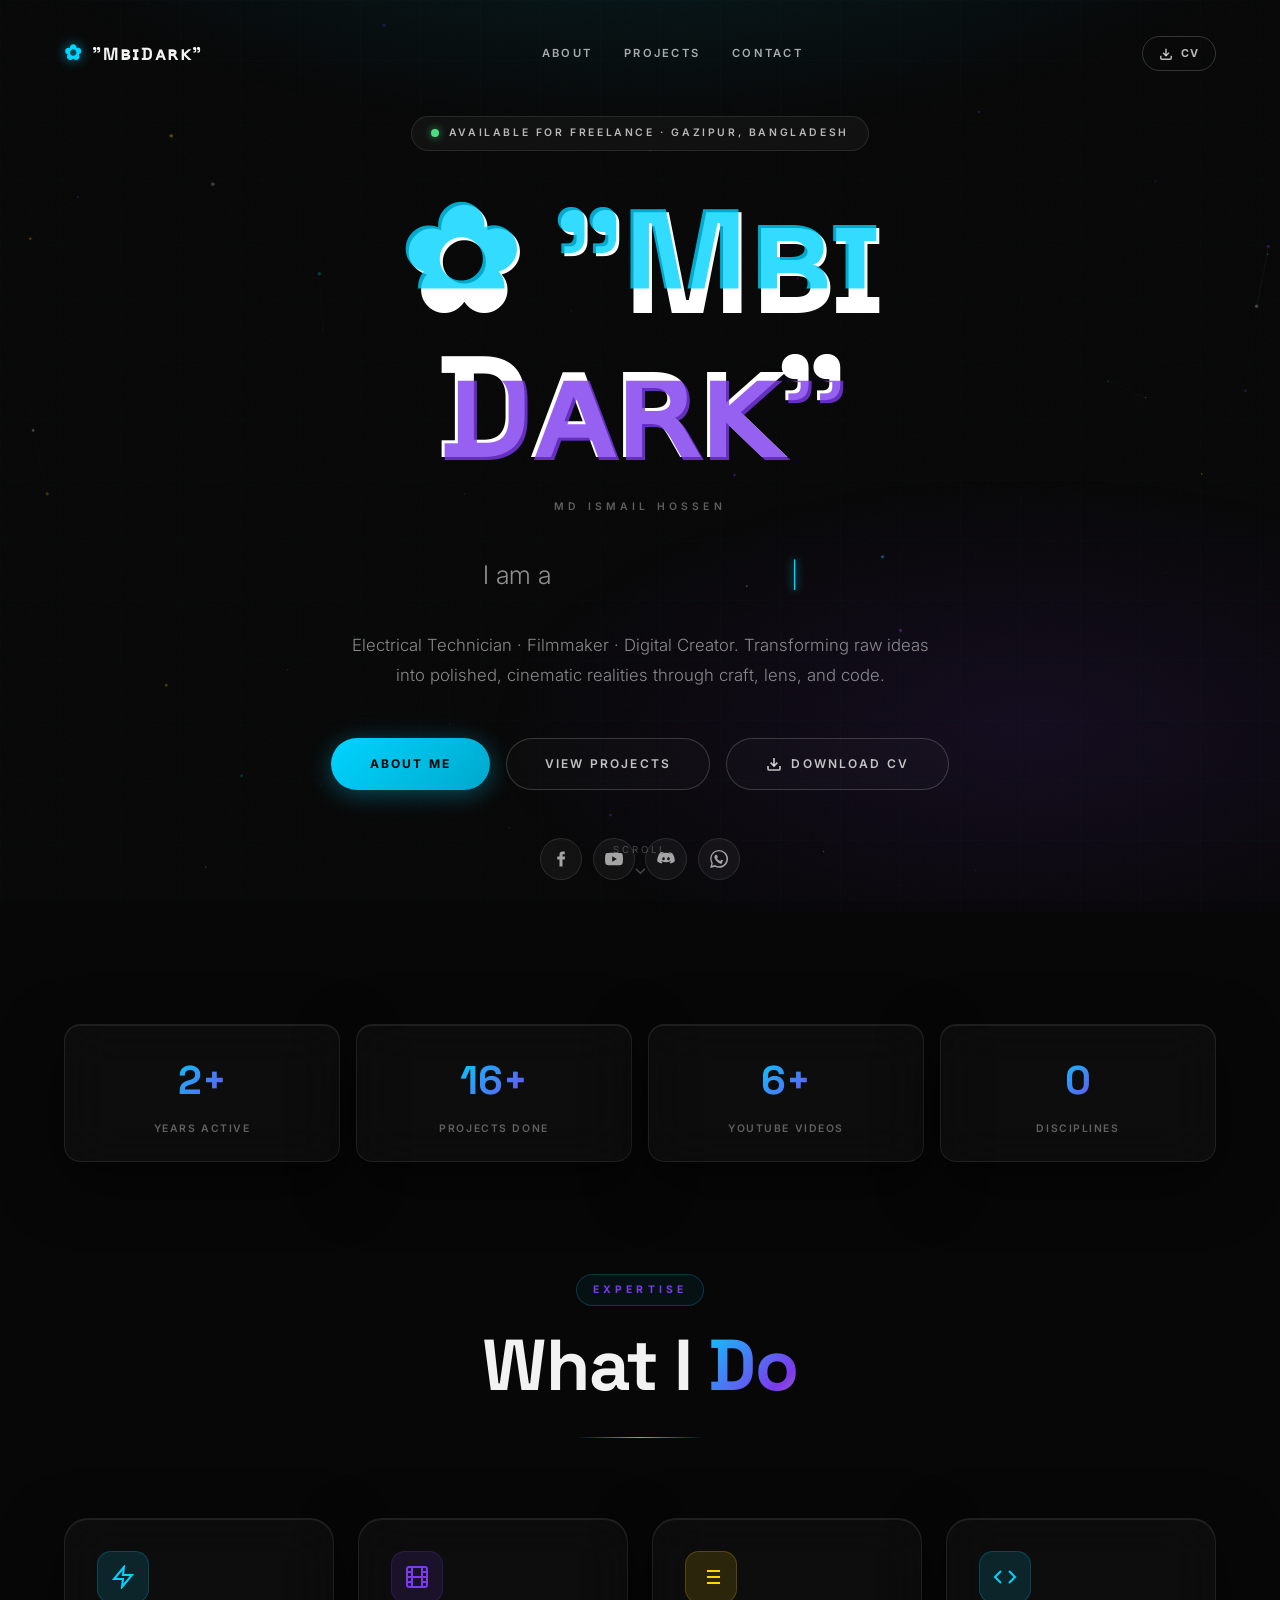
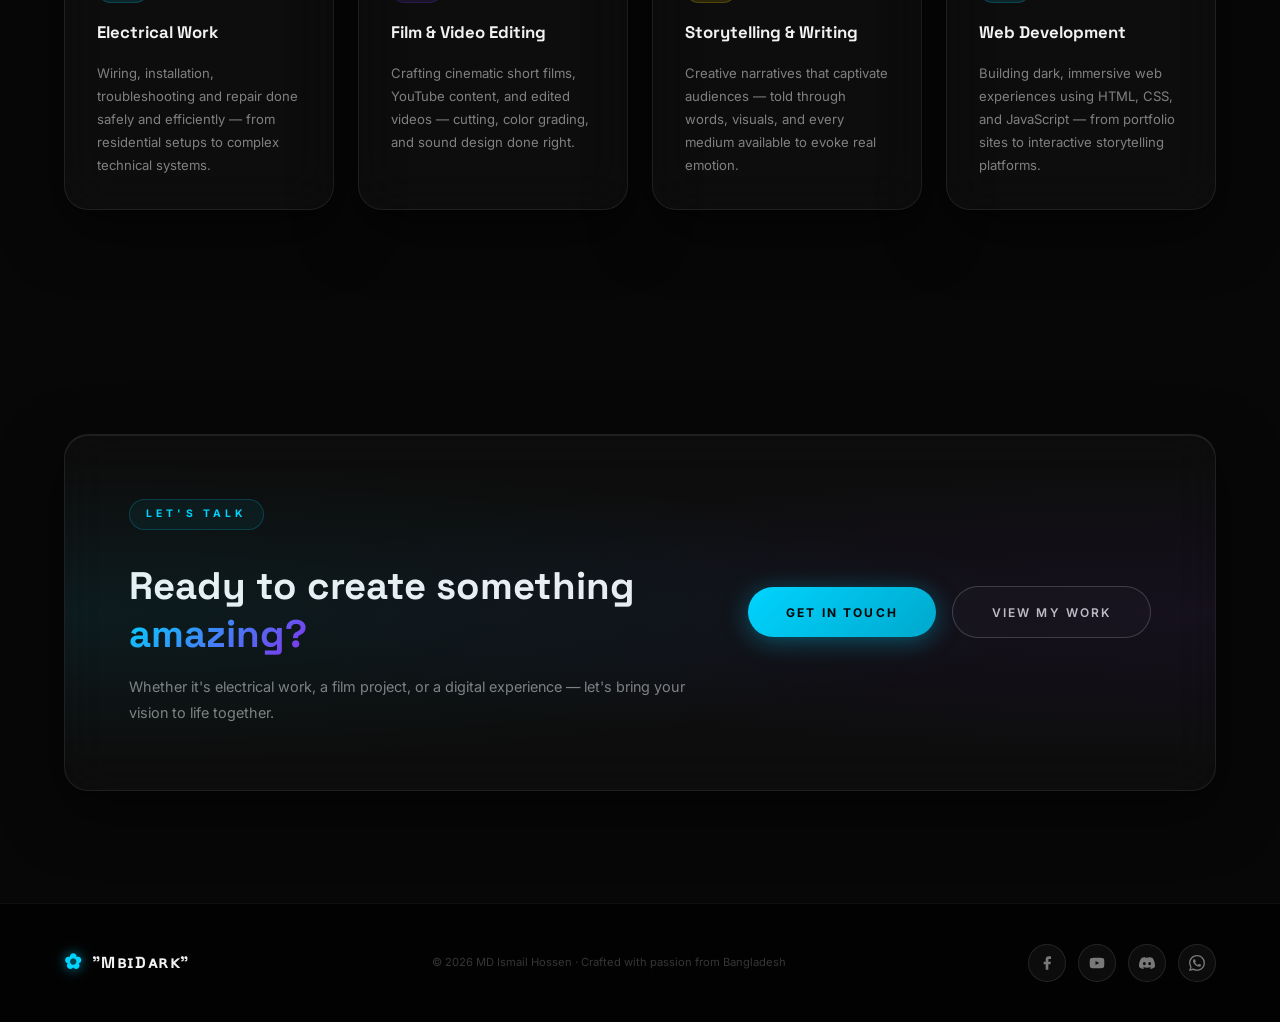
<file: index.html>
<!DOCTYPE html>
<html lang="en">
<head>
  <meta charset="UTF-8" />
  <meta name="viewport" content="width=device-width, initial-scale=1.0" />
  <title>MBI Dark — MD Ismail Hossen · Electrical Technician & Filmmaker</title>
  <meta name="description" content="Portfolio of MD Ismail Hossen (MBI Dark) — Electrical Technician, Filmmaker, and Digital Creator from Gazipur, Bangladesh." />
  <meta property="og:title" content="MBI Dark — MD Ismail Hossen Portfolio" />
  <meta property="og:description" content="Electrical Technician, Filmmaker & Digital Creator — crafting cinematic experiences from Gazipur, Bangladesh." />

  <link rel="icon" type="image/jpeg" href="logo.jpg" />
  <link rel="apple-touch-icon" href="logo.jpg" />
  <link rel="manifest" href="manifest.json" />
  <meta name="theme-color" content="#00d4ff" />
  <meta name="mobile-web-app-capable" content="yes" />
  <meta name="apple-mobile-web-app-capable" content="yes" />
  <meta name="apple-mobile-web-app-status-bar-style" content="black-translucent" />
  <meta name="apple-mobile-web-app-title" content="MBI Dark" />

  <link rel="preconnect" href="https://fonts.googleapis.com" />
  <link rel="preconnect" href="https://fonts.gstatic.com" crossorigin />
  <link href="https://fonts.googleapis.com/css2?family=Space+Grotesk:wght@300;400;500;600;700&family=Inter:wght@300;400;500;600&display=swap" rel="stylesheet" />
  <link rel="stylesheet" href="style.css" />
</head>
<body>

  <!-- ===== SCROLL PROGRESS ===== -->
  <div id="scroll-progress"></div>

  <!-- ===== CURSOR ===== -->
  <div id="cursor-ring"></div>

  <!-- ===== PRELOADER ===== -->
  <div id="preloader">
    <div class="preloader-grid"></div>
    <div class="preloader-glow"></div>
    <div class="preloader-content">
      <div class="preloader-flower">✿</div>
      <div class="glitch-wrapper">
        <h1 class="glitch" data-text='✿ㅤ"MʙɪㅤDᴀʀᴋ"'>✿ㅤ"MʙɪㅤDᴀʀᴋ"</h1>
      </div>
      <div class="preloader-bar-wrap">
        <div class="preloader-bar" id="preloader-bar"></div>
      </div>
      <div class="preloader-pct">
        <span id="preloader-num">0</span>% <span class="preloader-label">INITIALIZING</span>
      </div>
    </div>
  </div>

  <!-- ===== PARTICLE CANVAS ===== -->
  <canvas id="particle-canvas"></canvas>

  <!-- ===== NOISE TEXTURE ===== -->
  <div class="bg-noise"></div>

  <!-- ===== NAVBAR ===== -->
  <header id="navbar">
    <div class="nav-inner">
      <a href="index.html" class="nav-logo">
        <span class="logo-flower">✿</span>"MʙɪㅤDᴀʀᴋ"
      </a>
      <nav class="nav-links">
        <a href="about.html" class="nav-link">About</a>
        <a href="projects.html" class="nav-link">Projects</a>
        <a href="contact.html" class="nav-link">Contact</a>
      </nav>
      <a href="MBI%20Dark%20CV.pdf" class="nav-cv" download="MBI-Dark-CV.pdf">
        <svg width="14" height="14" viewBox="0 0 24 24" fill="none" stroke="currentColor" stroke-width="2.5"><path d="M21 15v4a2 2 0 0 1-2 2H5a2 2 0 0 1-2-2v-4"/><polyline points="7 10 12 15 17 10"/><line x1="12" y1="15" x2="12" y2="3"/></svg>
        CV
      </a>
    </div>
  </header>

  <!-- ===== MAIN ===== -->
  <main>

    <!-- HERO -->
    <section id="home" class="hero">
      <div class="hero-radial-cyan"></div>
      <div class="hero-radial-violet"></div>
      <div class="hero-grid"></div>

      <!-- Orbit rings -->
      <div class="orbit" style="--w:500px;--dur:25s;--op:0.08"></div>
      <div class="orbit" style="--w:700px;--dur:40s;--op:0.05;animation-direction:reverse"></div>
      <div class="orbit" style="--w:920px;--dur:65s;--op:0.03"></div>

      <div class="hero-content reveal-hero">
        <div class="hero-badge">
          <span class="badge-dot"></span>
          Available for Freelance · Gazipur, Bangladesh
        </div>
        <div class="glitch-wrapper hero-glitch">
          <h1 class="glitch hero-name" data-text='✿ "Mʙɪ Dᴀʀᴋ"'>✿ "Mʙɪ Dᴀʀᴋ"</h1>
        </div>
        <p class="hero-subname">MD ISMAIL HOSSEN</p>
        <div class="hero-typing">
          I am a <span id="typed-text"></span><span class="type-cursor">|</span>
        </div>
        <p class="hero-desc">
          Electrical Technician · Filmmaker · Digital Creator. Transforming raw ideas into polished, cinematic realities through craft, lens, and code.
        </p>
        <div class="hero-btns">
          <a href="about.html" class="btn-primary magnetic">About Me</a>
          <a href="projects.html" class="btn-outline magnetic">View Projects</a>
          <a href="MBI%20Dark%20CV.pdf" class="btn-outline magnetic" download="MBI-Dark-CV.pdf">
            <svg width="16" height="16" viewBox="0 0 24 24" fill="none" stroke="currentColor" stroke-width="2.5"><path d="M21 15v4a2 2 0 0 1-2 2H5a2 2 0 0 1-2-2v-4"/><polyline points="7 10 12 15 17 10"/><line x1="12" y1="15" x2="12" y2="3"/></svg>
            Download CV
          </a>
        </div>
        <div class="hero-socials">
          <a href="https://www.facebook.com/mbiboss.1" target="_blank" rel="noopener noreferrer" class="social-tag social-facebook" aria-label="Facebook">
            <svg viewBox="0 0 24 24" aria-hidden="true"><path d="M14 8.5V6.7c0-.8.5-1 1-1h2V2h-2.8C10.9 2 10 4.1 10 6.2v2.3H7v4h3V22h4V12.5h3l.5-4H14z"/></svg>
            <span>Facebook</span>
          </a>
          <a href="https://www.youtube.com/@Bekar_Golpo" target="_blank" rel="noopener noreferrer" class="social-tag social-youtube" aria-label="YouTube">
            <svg viewBox="0 0 24 24" aria-hidden="true"><path d="M23.5 6.2a3 3 0 0 0-2.1-2.1C19.5 3.6 12 3.6 12 3.6s-7.5 0-9.4.5A3 3 0 0 0 .5 6.2 31.2 31.2 0 0 0 0 12a31.2 31.2 0 0 0 .5 5.8 3 3 0 0 0 2.1 2.1c1.9.5 9.4.5 9.4.5s7.5 0 9.4-.5a3 3 0 0 0 2.1-2.1A31.2 31.2 0 0 0 24 12a31.2 31.2 0 0 0-.5-5.8zM9.6 15.6V8.4L15.8 12l-6.2 3.6z"/></svg>
            <span>YouTube</span>
          </a>
          <a href="https://discord.com/users/731544517542674443" target="_blank" rel="noopener noreferrer" class="social-tag social-discord" aria-label="Discord">
            <svg viewBox="0 0 24 24" aria-hidden="true"><path d="M20.3 4.3A19 19 0 0 0 15.6 3l-.2.4a17 17 0 0 1 3.2 1.5 17.5 17.5 0 0 0-13.2 0A17 17 0 0 1 8.6 3l-.2-.4a19 19 0 0 0-4.7 1.3C.9 8.1.1 11.8.4 15.4A18.7 18.7 0 0 0 6 18l1.4-1.9c-.8-.3-1.5-.7-2.1-1.1l.5-.4a13.4 13.4 0 0 0 12.4 0l.5.4c-.6.4-1.3.8-2.1 1.1l1.4 1.9a18.7 18.7 0 0 0 5.6-2.6c.4-4.2-.7-7.8-3.3-11.1zM8.7 13.6c-1 0-1.8-.9-1.8-2s.8-2 1.8-2 1.8.9 1.8 2-.8 2-1.8 2zm6.6 0c-1 0-1.8-.9-1.8-2s.8-2 1.8-2 1.8.9 1.8 2-.8 2-1.8 2z"/></svg>
            <span>Discord</span>
          </a>
          <a href="https://wa.me/8801317460865" target="_blank" rel="noopener noreferrer" class="social-tag social-whatsapp" aria-label="WhatsApp">
            <svg viewBox="0 0 24 24" aria-hidden="true"><path d="M20.5 3.5A11.8 11.8 0 0 0 12.1 0C5.6 0 .3 5.3.3 11.8c0 2.1.5 4.1 1.6 5.9L.2 24l6.4-1.7a12 12 0 0 0 5.5 1.4h.1c6.5 0 11.8-5.3 11.8-11.8 0-3.2-1.2-6.1-3.5-8.4zM12.2 21.6h-.1a10 10 0 0 1-5.1-1.4l-.4-.2-3.8 1 1-3.7-.3-.4a10 10 0 0 1-1.5-5.1c0-5.5 4.5-10 10-10a9.9 9.9 0 0 1 7 2.9 9.9 9.9 0 0 1 2.9 7c0 5.5-4.4 9.9-9.7 9.9zm5.5-7.5c-.3-.2-1.8-.9-2.1-1-.3-.1-.5-.2-.7.2-.2.3-.8 1-.9 1.2-.2.2-.3.2-.6.1-1.7-.8-2.8-1.5-3.9-3.4-.3-.5.3-.5.8-1.6.1-.2.1-.4 0-.6-.1-.2-.7-1.7-1-2.3-.3-.6-.5-.5-.7-.5h-.6c-.2 0-.6.1-.9.4-.3.3-1.2 1.1-1.2 2.8s1.2 3.2 1.4 3.5c.2.2 2.4 3.7 5.8 5.2 2.2.9 2.4 0 2.8-.9.4-.8.8-1 .9-1.4l.1-.3c-.1-.2-.3-.3-.6-.5z"/></svg>
            <span>WhatsApp</span>
          </a>
        </div>
      </div>

      <button class="scroll-down" onclick="document.getElementById('what-i-do').scrollIntoView({behavior:'smooth'})">
        <span>SCROLL</span>
        <svg width="18" height="18" viewBox="0 0 24 24" fill="none" stroke="currentColor" stroke-width="2"><polyline points="6 9 12 15 18 9"/></svg>
      </button>
    </section>

    <!-- ===== STATS ===== -->
    <section class="section" style="padding-bottom:0">
      <div class="container">
        <div class="stats-grid home-stats-grid">
          <div class="stat-card glass reveal" data-target="8" data-suffix="+">
            <span class="stat-num" data-count="8">0</span>
            <span class="stat-label">Years Active</span>
          </div>
          <div class="stat-card glass reveal" data-target="50" data-suffix="+">
            <span class="stat-num" data-count="50">0</span>
            <span class="stat-label">Projects Done</span>
          </div>
          <div class="stat-card glass reveal" data-target="20" data-suffix="+">
            <span class="stat-num" data-count="20">0</span>
            <span class="stat-label">YouTube Videos</span>
          </div>
          <div class="stat-card glass reveal" data-target="3" data-suffix="">
            <span class="stat-num" data-count="3">0</span>
            <span class="stat-label">Disciplines</span>
          </div>
        </div>
      </div>
    </section>

    <!-- ===== WHAT I DO ===== -->
    <section class="section" id="what-i-do">
      <div class="container">
        <div class="section-header reveal">
          <span class="section-tag" style="color:var(--violet)">Expertise</span>
          <h2 class="section-title">What I <span class="grad">Do</span></h2>
          <div class="section-line"></div>
        </div>
        <div class="services-grid">
          <div class="service-card glass tilt-card reveal">
            <div class="service-icon cyan-icon">
              <svg viewBox="0 0 24 24" fill="none" stroke="currentColor" stroke-width="2"><path d="M13 2L3 14h9l-1 8 10-12h-9l1-8z"/></svg>
            </div>
            <h4>Electrical Work</h4>
            <p>Wiring, installation, troubleshooting and repair done safely and efficiently — from residential setups to complex technical systems.</p>
          </div>
          <div class="service-card glass tilt-card reveal">
            <div class="service-icon violet-icon">
              <svg viewBox="0 0 24 24" fill="none" stroke="currentColor" stroke-width="2"><rect x="2" y="2" width="20" height="20" rx="2.18" ry="2.18"/><line x1="7" y1="2" x2="7" y2="22"/><line x1="17" y1="2" x2="17" y2="22"/><line x1="2" y1="12" x2="22" y2="12"/><line x1="2" y1="7" x2="7" y2="7"/><line x1="2" y1="17" x2="7" y2="17"/><line x1="17" y1="17" x2="22" y2="17"/><line x1="17" y1="7" x2="22" y2="7"/></svg>
            </div>
            <h4>Film &amp; Video Editing</h4>
            <p>Crafting cinematic short films, YouTube content, and edited videos — cutting, color grading, and sound design done right.</p>
          </div>
          <div class="service-card glass tilt-card reveal">
            <div class="service-icon gold-icon">
              <svg viewBox="0 0 24 24" fill="none" stroke="currentColor" stroke-width="2"><line x1="8" y1="6" x2="21" y2="6"/><line x1="8" y1="12" x2="21" y2="12"/><line x1="8" y1="18" x2="21" y2="18"/><line x1="3" y1="6" x2="3.01" y2="6"/><line x1="3" y1="12" x2="3.01" y2="12"/><line x1="3" y1="18" x2="3.01" y2="18"/></svg>
            </div>
            <h4>Storytelling &amp; Writing</h4>
            <p>Creative narratives that captivate audiences — told through words, visuals, and every medium available to evoke real emotion.</p>
          </div>
          <div class="service-card glass tilt-card reveal">
            <div class="service-icon cyan-icon">
              <svg viewBox="0 0 24 24" fill="none" stroke="currentColor" stroke-width="2"><polyline points="16 18 22 12 16 6"/><polyline points="8 6 2 12 8 18"/></svg>
            </div>
            <h4>Web Development</h4>
            <p>Building dark, immersive web experiences using HTML, CSS, and JavaScript — from portfolio sites to interactive storytelling platforms.</p>
          </div>
        </div>
      </div>
    </section>

    <!-- ===== CTA ===== -->
    <section class="section">
      <div class="container">
        <div class="home-cta-inner glass reveal">
          <div class="home-cta-text-wrap">
            <span class="section-tag" style="color:var(--cyan)">Let's Talk</span>
            <h2 class="home-cta-title">Ready to create something <span class="grad">amazing?</span></h2>
            <p class="home-cta-desc">Whether it's electrical work, a film project, or a digital experience — let's bring your vision to life together.</p>
          </div>
          <div class="home-cta-actions">
            <a href="contact.html" class="btn-primary magnetic">Get in Touch</a>
            <a href="projects.html" class="btn-outline magnetic">View My Work</a>
          </div>
        </div>
      </div>
    </section>

  </main>

  <!-- ===== FOOTER ===== -->
  <footer class="footer" id="site-footer"></footer>

  <!-- ===== BACK TO TOP ===== -->
  <button id="back-top" aria-label="Back to top">
    <svg viewBox="0 0 24 24" fill="none" stroke="currentColor" stroke-width="2.5"><polyline points="18 15 12 9 6 15"/></svg>
  </button>

  <!-- ===== KONAMI OVERLAY ===== -->
  <div id="konami-overlay">
    <div class="konami-content">
      <div class="konami-flower">✿</div>
      <h2>KONAMI CODE!</h2>
      <p>You found the secret!</p>
    </div>
  </div>

  <script src="script.js"></script>
</body>
</html>
</file>
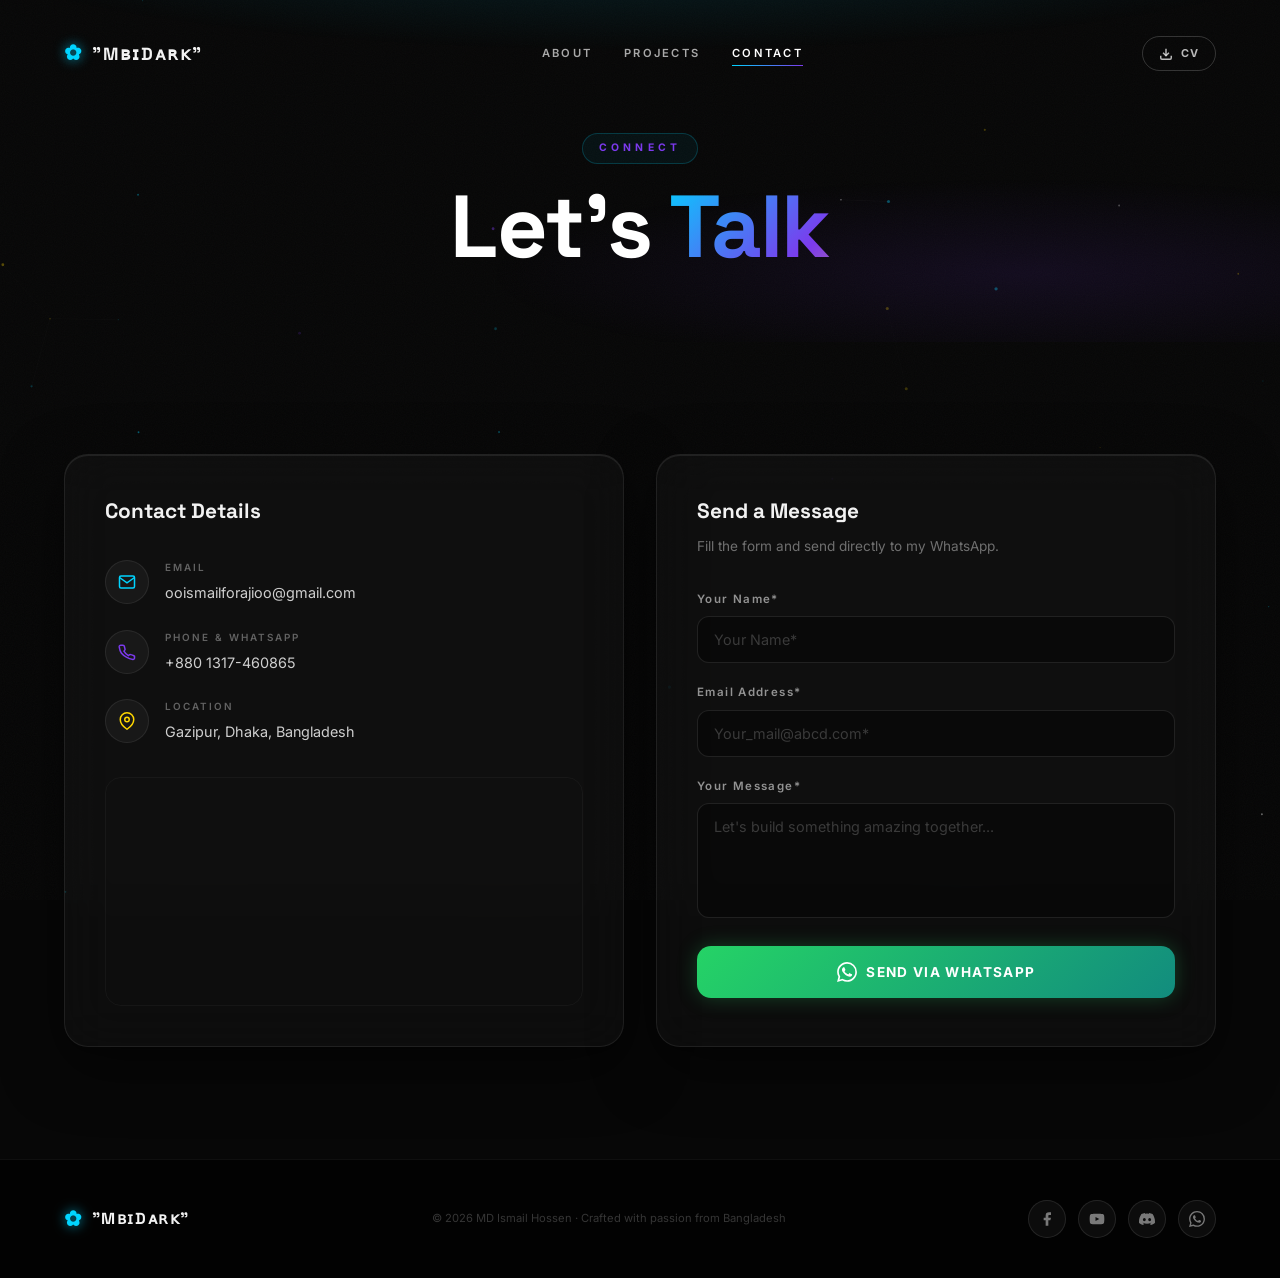
<file: contact.html>
<!DOCTYPE html>
<html lang="en">
<head>
  <meta charset="UTF-8" />
  <meta name="viewport" content="width=device-width, initial-scale=1.0" />
  <title>Contact — MBI Dark · MD Ismail Hossen</title>
  <meta name="description" content="Get in touch with MD Ismail Hossen (MBI Dark) — available for electrical work, film projects, and digital creation." />

  <link rel="icon" type="image/jpeg" href="logo.jpg" />
  <link rel="apple-touch-icon" href="logo.jpg" />
  <link rel="manifest" href="manifest.json" />
  <meta name="theme-color" content="#00d4ff" />
  <meta name="mobile-web-app-capable" content="yes" />
  <meta name="apple-mobile-web-app-capable" content="yes" />
  <meta name="apple-mobile-web-app-status-bar-style" content="black-translucent" />
  <meta name="apple-mobile-web-app-title" content="MBI Dark" />

  <link rel="preconnect" href="https://fonts.googleapis.com" />
  <link rel="preconnect" href="https://fonts.gstatic.com" crossorigin />
  <link href="https://fonts.googleapis.com/css2?family=Space+Grotesk:wght@300;400;500;600;700&family=Inter:wght@300;400;500;600&display=swap" rel="stylesheet" />
  <link rel="stylesheet" href="style.css" />
</head>
<body>

  <!-- ===== SCROLL PROGRESS ===== -->
  <div id="scroll-progress"></div>

  <!-- ===== CURSOR ===== -->
  <div id="cursor-ring"></div>

  <!-- ===== PARTICLE CANVAS ===== -->
  <canvas id="particle-canvas"></canvas>

  <!-- ===== NOISE TEXTURE ===== -->
  <div class="bg-noise"></div>

  <!-- ===== NAVBAR ===== -->
  <header id="navbar">
    <div class="nav-inner">
      <a href="index.html" class="nav-logo">
        <span class="logo-flower">✿</span>"MʙɪㅤDᴀʀᴋ"
      </a>
      <nav class="nav-links">
        <a href="about.html" class="nav-link">About</a>
        <a href="projects.html" class="nav-link">Projects</a>
        <a href="contact.html" class="nav-link active-page">Contact</a>
      </nav>
      <a href="MBI%20Dark%20CV.pdf" class="nav-cv" download="MBI-Dark-CV.pdf">
        <svg width="14" height="14" viewBox="0 0 24 24" fill="none" stroke="currentColor" stroke-width="2.5"><path d="M21 15v4a2 2 0 0 1-2 2H5a2 2 0 0 1-2-2v-4"/><polyline points="7 10 12 15 17 10"/><line x1="12" y1="15" x2="12" y2="3"/></svg>
        CV
      </a>
    </div>
  </header>

  <!-- ===== MAIN ===== -->
  <main>

    <!-- PAGE HERO -->
    <section class="page-hero">
      <div class="hero-radial-cyan"></div>
      <div class="hero-radial-violet"></div>
      <div class="page-hero-content reveal-hero">
        <span class="section-tag" style="color:var(--violet)">Connect</span>
        <h1 class="page-hero-title">Let's <span class="grad">Talk</span></h1>
      </div>
    </section>

    <!-- CONTACT -->
    <section id="contact" class="section">
      <div class="container">

        <div class="contact-grid">

          <!-- Info card -->
          <div class="contact-info-card glass tilt-card reveal">
            <h3 class="contact-card-title">Contact Details</h3>
            <div class="contact-items">
              <div class="contact-item">
                <div class="contact-icon">
                  <svg viewBox="0 0 24 24" fill="none" stroke="currentColor" stroke-width="2"><path d="M4 4h16c1.1 0 2 .9 2 2v12c0 1.1-.9 2-2 2H4c-1.1 0-2-.9-2-2V6c0-1.1.9-2 2-2z"/><polyline points="22,6 12,13 2,6"/></svg>
                </div>
                <div>
                  <span class="contact-label">Email</span>
                  <a href="mailto:ooismailforajioo@gmail.com" class="contact-val">ooismailforajioo@gmail.com</a>
                </div>
              </div>
              <div class="contact-item">
                <div class="contact-icon violet-icon-sm">
                  <svg viewBox="0 0 24 24" fill="none" stroke="currentColor" stroke-width="2"><path d="M22 16.92v3a2 2 0 0 1-2.18 2 19.79 19.79 0 0 1-8.63-3.07A19.5 19.5 0 0 1 4.69 13.72 19.79 19.79 0 0 1 1.61 5.18 2 2 0 0 1 3.59 3h3a2 2 0 0 1 2 1.72c.127.96.361 1.903.7 2.81a2 2 0 0 1-.45 2.11L7.91 10.91a16 16 0 0 0 6 6l.92-.92a2 2 0 0 1 2.11-.45c.907.339 1.85.573 2.81.7A2 2 0 0 1 21.73 18.27"/></svg>
                </div>
                <div>
                  <span class="contact-label">Phone &amp; WhatsApp</span>
                  <a href="tel:+8801317460865" class="contact-val">+880 1317-460865</a>
                </div>
              </div>
              <div class="contact-item">
                <div class="contact-icon gold-icon-sm">
                  <svg viewBox="0 0 24 24" fill="none" stroke="currentColor" stroke-width="2"><path d="M21 10c0 7-9 13-9 13s-9-6-9-13a9 9 0 0 1 18 0z"/><circle cx="12" cy="10" r="3"/></svg>
                </div>
                <div>
                  <span class="contact-label">Location</span>
                  <span class="contact-val">Gazipur, Dhaka, Bangladesh</span>
                </div>
              </div>
            </div>
            <div class="map-wrap">
              <iframe
                src="https://www.google.com/maps/embed?pb=!1m18!1m12!1m3!1d14578.083956453851!2d90.3654215!3d24.012686549999998!2m3!1f0!2f0!3f0!3m2!1i1024!2i768!4f13.1!3m3!1m2!1s0x3755dde5113ef7bf%3A0x4b1bfc7238771a06!2z4Kas4Ka-4KaH4Ka24Ka-4KawIOCmn-Cnh-CmlQ!5e0!3m2!1sbn!2sbd!4v1761453802707!5m2!1sbn!2sbd"
                width="100%" height="220" style="border:0;" allowfullscreen="" loading="lazy"
              ></iframe>
            </div>
          </div>

          <!-- Form card -->
          <div class="contact-form-card glass tilt-card reveal">
            <h3 class="contact-card-title">Send a Message</h3>
            <p class="contact-form-sub">Fill the form and send directly to my WhatsApp.</p>
            <form id="contact-form">
              <div class="form-group">
                <label for="fname">Your Name*</label>
                <input type="text" id="fname" name="fullname" placeholder="Your Name*" required />
              </div>
              <div class="form-group">
                <label for="femail">Email Address*</label>
                <input type="email" id="femail" name="email" placeholder="Your_mail@abcd.com*" required />
              </div>
              <div class="form-group">
                <label for="fmessage">Your Message*</label>
                <textarea id="fmessage" name="message" rows="5" placeholder="Let's build something amazing together..." required></textarea>
              </div>
              <button type="submit" class="btn-whatsapp magnetic">
                <svg viewBox="0 0 24 24" fill="currentColor" width="20" height="20"><path d="M17.472 14.382c-.297-.149-1.758-.867-2.03-.967-.273-.099-.471-.148-.67.15-.197.297-.767.966-.94 1.164-.173.199-.347.223-.644.075-.297-.15-1.255-.463-2.39-1.475-.883-.788-1.48-1.761-1.653-2.059-.173-.297-.018-.458.13-.606.134-.133.298-.347.446-.52.149-.174.198-.298.298-.497.099-.198.05-.371-.025-.52-.075-.149-.669-1.612-.916-2.207-.242-.579-.487-.5-.669-.51-.173-.008-.371-.01-.57-.01-.198 0-.52.074-.792.372-.272.297-1.04 1.016-1.04 2.479 0 1.462 1.065 2.875 1.213 3.074.149.198 2.096 3.2 5.077 4.487.709.306 1.262.489 1.694.625.712.227 1.36.195 1.871.118.571-.085 1.758-.719 2.006-1.413.248-.694.248-1.289.173-1.413-.074-.124-.272-.198-.57-.347m-5.421 7.403h-.004a9.87 9.87 0 0 1-5.031-1.378l-.361-.214-3.741.982.998-3.648-.235-.374a9.86 9.86 0 0 1-1.51-5.26c.001-5.45 4.436-9.884 9.888-9.884 2.64 0 5.122 1.03 6.988 2.898a9.825 9.825 0 0 1 2.893 6.994c-.003 5.45-4.437 9.884-9.885 9.884m8.413-18.297A11.815 11.815 0 0 0 12.05 0C5.495 0 .16 5.335.157 11.892c0 2.096.547 4.142 1.588 5.945L.057 24l6.305-1.654a11.882 11.882 0 0 0 5.683 1.448h.005c6.554 0 11.89-5.335 11.893-11.893a11.821 11.821 0 0 0-3.48-8.413Z"/></svg>
                Send via WhatsApp
              </button>
            </form>
          </div>

        </div>
      </div>
    </section>

  </main>

  <!-- ===== FOOTER ===== -->
  <footer class="footer" id="site-footer"></footer>

  <!-- ===== BACK TO TOP ===== -->
  <button id="back-top" aria-label="Back to top">
    <svg viewBox="0 0 24 24" fill="none" stroke="currentColor" stroke-width="2.5"><polyline points="18 15 12 9 6 15"/></svg>
  </button>

  <!-- ===== KONAMI OVERLAY ===== -->
  <div id="konami-overlay">
    <div class="konami-content">
      <div class="konami-flower">✿</div>
      <h2>KONAMI CODE!</h2>
      <p>You found the secret!</p>
    </div>
  </div>

  <script src="script.js"></script>
</body>
</html>
</file>
<file: style.css>
/* =============================================
   MBI DARK PORTFOLIO — Vanilla CSS
   Ultra premium dark luxury design system
   ============================================= */

/* ===== VARIABLES ===== */
:root {
  --cyan: #00d4ff;
  --violet: #7c3aed;
  --gold: #ffd700;
  --bg: #070707;
  --bg-card: rgba(255,255,255,0.03);
  --border: rgba(255,255,255,0.08);
  --text: #f2f2f2;
  --text-muted: rgba(255,255,255,0.45);
  --text-dim: rgba(255,255,255,0.25);
  --radius: 1.5rem;
  --transition: cubic-bezier(0.16, 1, 0.3, 1);
}

/* ===== RESET ===== */
*, *::before, *::after { box-sizing: border-box; margin: 0; padding: 0; }
html {
  scroll-behavior: smooth;
  overflow-x: hidden;
  scrollbar-width: none;
  -ms-overflow-style: none;
}
html::-webkit-scrollbar { display: none; }
body {
  font-family: 'Inter', sans-serif;
  background: var(--bg);
  color: var(--text);
  overflow-x: hidden;
  scrollbar-width: none;
  -ms-overflow-style: none;
  line-height: 1.6;
  -webkit-font-smoothing: antialiased;
  -moz-osx-font-smoothing: grayscale;
}
body::-webkit-scrollbar { display: none; }
button, a { cursor: pointer; }
html.cursor-enabled,
html.cursor-enabled * { cursor: none !important; }
a { text-decoration: none; color: inherit; }
button { border: none; background: none; font-family: inherit; }
img { display: block; max-width: 100%; }
::selection { background: rgba(0,212,255,0.3); color: #fff; }

/* ===== FONT DISPLAY ===== */
.font-display, h1, h2, h3, .nav-logo, .footer-logo {
  font-family: 'Space Grotesk', sans-serif;
}

/* ===== SCROLL PROGRESS ===== */
#scroll-progress {
  position: fixed;
  top: 0; left: 0;
  height: 2px;
  width: 0%;
  background: linear-gradient(to right, var(--cyan), var(--violet), var(--gold));
  z-index: 9999;
  box-shadow: 0 0 10px var(--cyan);
  transition: width 0.1s linear;
}

/* ===== CUSTOM CURSOR ===== */
#cursor-ring {
  position: fixed;
  width: 24px;
  height: 24px;
  pointer-events: none;
  z-index: 10000;
  transform: translate3d(-50%, -50%, 0);
  transform-origin: center;
  background-image: url('custom-cursor.png');
  background-repeat: no-repeat;
  background-position: center;
  background-size: contain;
  opacity: 0;
  will-change: left, top;
}
html.cursor-enabled #cursor-ring { opacity: 1; }
body.cursor-hover #cursor-ring {
  filter: drop-shadow(0 0 6px rgba(0,212,255,0.72));
}

/* ===== PRELOADER ===== */
#preloader {
  position: fixed; inset: 0;
  z-index: 9998;
  background: #060606;
  display: flex; align-items: center; justify-content: center;
  transition: opacity 0.8s var(--transition), filter 0.8s var(--transition), transform 0.8s var(--transition);
}
#preloader.hidden {
  opacity: 0;
  filter: blur(20px);
  transform: scale(1.05);
  pointer-events: none;
}
.preloader-grid {
  position: absolute; inset: 0;
  background-image: linear-gradient(rgba(0,212,255,0.4) 1px, transparent 1px),
    linear-gradient(90deg, rgba(0,212,255,0.4) 1px, transparent 1px);
  background-size: 60px 60px;
  opacity: 0.03;
}
.preloader-glow {
  position: absolute; inset: 0;
  background: radial-gradient(ellipse 80% 50% at 50% -20%, rgba(0,212,255,0.15) 0%, transparent 70%);
}
.preloader-content {
  position: relative; z-index: 1;
  display: flex; flex-direction: column; align-items: center; gap: 1.5rem;
}
.preloader-flower {
  font-size: 3.5rem;
  filter: drop-shadow(0 0 20px rgba(0,212,255,0.9));
  animation: float 3s ease-in-out infinite;
}
.preloader-bar-wrap {
  width: 18rem;
  height: 2px;
  background: rgba(255,255,255,0.1);
  border-radius: 2px;
  overflow: hidden;
}
.preloader-bar {
  height: 100%;
  width: 0%;
  background: linear-gradient(to right, var(--cyan), var(--violet), var(--gold));
  box-shadow: 0 0 10px var(--cyan);
  border-radius: 2px;
  transition: width 0.15s linear;
}
.preloader-pct {
  font-size: 0.75rem;
  letter-spacing: 0.3em;
  color: var(--text-muted);
  display: flex; align-items: center; gap: 0.75rem;
}
.preloader-pct span:first-child { color: var(--cyan); font-weight: 700; font-size: 1.1rem; }
.preloader-label { text-transform: uppercase; font-size: 0.65rem; }

/* ===== PARTICLE CANVAS ===== */
#particle-canvas {
  position: fixed; inset: 0;
  width: 100%; height: 100%;
  pointer-events: none;
  z-index: 0;
  opacity: 0.55;
}

/* ===== NOISE ===== */
.bg-noise {
  position: fixed; inset: 0; z-index: 1; pointer-events: none; opacity: 0.03;
  background-image: url("data:image/svg+xml,%3Csvg viewBox='0 0 200 200' xmlns='http://www.w3.org/2000/svg'%3E%3Cfilter id='n'%3E%3CfeTurbulence type='fractalNoise' baseFrequency='0.9' numOctaves='4' stitchTiles='stitch'/%3E%3C/filter%3E%3Crect width='100%25' height='100%25' filter='url(%23n)'/%3E%3C/svg%3E");
  background-size: 200px 200px;
}

/* ===== NAVBAR ===== */
#navbar {
  position: fixed; top: 0; left: 0; right: 0;
  z-index: 100;
  padding: 1.5rem 0;
  transition: padding 0.4s var(--transition);
}
#navbar.scrolled { padding: 0.75rem 0; }
#navbar.scrolled .nav-inner {
  background: rgba(0,0,0,0.5);
  backdrop-filter: blur(20px);
  border: 1px solid var(--border);
  box-shadow: 0 8px 32px rgba(0,0,0,0.4);
}
.nav-inner {
  max-width: 1200px;
  margin: 0 auto;
  padding: 0.75rem 1.5rem;
  border-radius: 1rem;
  display: flex; align-items: center; justify-content: space-between;
  transition: all 0.4s var(--transition);
}
.nav-logo {
  font-size: 1.1rem; font-weight: 700;
  letter-spacing: 0.1em;
  display: flex; align-items: center; gap: 0.5rem;
  transition: opacity 0.3s;
}
.nav-logo:hover { opacity: 0.8; }
.logo-flower {
  color: var(--cyan);
  filter: drop-shadow(0 0 6px rgba(0,212,255,0.7));
  font-size: 1.3rem;
}
.nav-links { display: flex; align-items: center; gap: 2rem; }
.nav-link {
  font-size: 0.7rem;
  font-weight: 600;
  letter-spacing: 0.2em;
  text-transform: uppercase;
  color: rgba(255,255,255,0.65);
  position: relative;
  transition: color 0.3s;
}
.nav-link::after {
  content: '';
  position: absolute;
  bottom: -3px; left: 0;
  width: 0; height: 1px;
  background: linear-gradient(to right, var(--cyan), var(--violet));
  transition: width 0.4s var(--transition);
}
.nav-link:hover { color: #fff; }
.nav-link:hover::after { width: 100%; }
.nav-link.active-page { color: #fff; }
.nav-link.active-page::after { width: 100%; }
.nav-hamburger { display: none !important; }
.nav-hamburger span {
  display: block; width: 22px; height: 2px;
  background: rgba(255,255,255,0.7);
  border-radius: 2px;
}

/* ===== NAVBAR CV ===== */
.nav-cv {
  display: flex;
  align-items: center;
  gap: 0.5rem;
  padding: 0.5rem 1rem;
  border: 1px solid rgba(255,255,255,0.18);
  border-radius: 999px;
  color: rgba(255,255,255,0.72);
  font-size: 0.68rem;
  font-weight: 700;
  letter-spacing: 0.08em;
  text-transform: uppercase;
  transition: color .3s, border-color .3s, background .3s;
}
.nav-cv:hover { color: var(--cyan); border-color: rgba(0,212,255,.55); background: rgba(0,212,255,.06); }

/* ===== MOBILE MENU ===== */
.mobile-menu {
  position: fixed; inset: 0; z-index: 200;
  background: rgba(6,6,6,0.97);
  backdrop-filter: blur(30px);
  display: flex; align-items: center; justify-content: center;
  opacity: 0; pointer-events: none;
  transition: opacity 0.4s var(--transition);
}
.mobile-menu.open { opacity: 1; pointer-events: all; }
.mobile-close {
  position: absolute; top: 1.5rem; right: 1.5rem;
  font-size: 1.5rem; color: rgba(255,255,255,0.4);
  transition: color 0.3s;
}
.mobile-close:hover { color: #fff; }
.mobile-nav { display: flex; flex-direction: column; align-items: center; gap: 2rem; }
.mobile-link {
  font-size: 2rem; font-weight: 700; letter-spacing: 0.1em;
  font-family: 'Space Grotesk', sans-serif;
  color: rgba(255,255,255,0.6);
  transition: color 0.3s;
  transform: translateY(20px);
  opacity: 0;
  transition: color 0.3s, transform 0.5s var(--transition), opacity 0.5s var(--transition);
}
.mobile-menu.open .mobile-link { transform: translateY(0); opacity: 1; }
.mobile-menu.open .mobile-link:nth-child(1) { transition-delay: 0.1s; }
.mobile-menu.open .mobile-link:nth-child(2) { transition-delay: 0.18s; }
.mobile-menu.open .mobile-link:nth-child(3) { transition-delay: 0.26s; }
.mobile-link:hover { color: var(--cyan); }
.mobile-cv {
  margin-top: 1rem;
  padding: 0.9rem 2.5rem;
  border-radius: 100px;
  background: linear-gradient(135deg, var(--cyan), var(--violet));
  font-weight: 700; font-size: 0.85rem; letter-spacing: 0.15em; text-transform: uppercase;
  color: #060606;
  transform: translateY(20px); opacity: 0;
  transition: transform 0.5s var(--transition) 0.34s, opacity 0.5s var(--transition) 0.34s, box-shadow 0.3s;
}
.mobile-menu.open .mobile-cv { transform: translateY(0); opacity: 1; }
.mobile-cv:hover { box-shadow: 0 0 30px rgba(0,212,255,0.4); }

/* ===== GLITCH ===== */
.glitch-wrapper { position: relative; display: inline-block; }
.glitch {
  position: relative;
  color: #fff;
  font-family: 'Space Grotesk', sans-serif;
}
.glitch::before, .glitch::after {
  content: attr(data-text);
  position: absolute; top: 0; left: 0;
  width: 100%; height: 100%;
}
.glitch::before {
  color: var(--cyan);
  animation: glitch1 5s infinite linear;
  clip-path: polygon(0 0, 100% 0, 100% 35%, 0 35%);
  transform: translate(-3px, -3px);
  opacity: 0.8;
}
.glitch::after {
  color: var(--violet);
  animation: glitch2 5s infinite linear;
  clip-path: polygon(0 65%, 100% 65%, 100% 100%, 0 100%);
  transform: translate(3px, 3px);
  opacity: 0.8;
}
@keyframes glitch1 {
  0%,88%,100% { transform: translate(-3px,-3px); opacity:.8; }
  89% { transform: translate(10px,-3px) skewX(8deg); opacity:1; }
  90% { transform: translate(-7px,2px) skewX(-8deg); opacity:.9; }
  91% { transform: translate(-3px,-3px); }
  93% { transform: translate(8px,2px) skewX(5deg); opacity:1; }
  94% { transform: translate(-3px,-3px); }
}
@keyframes glitch2 {
  0%,86%,100% { transform: translate(3px,3px); opacity:.8; }
  87% { transform: translate(-10px,3px) skewX(-8deg); opacity:1; }
  88% { transform: translate(7px,-2px) skewX(8deg); opacity:.9; }
  89% { transform: translate(3px,3px); }
  91% { transform: translate(-8px,-2px) skewX(-5deg); opacity:1; }
  92% { transform: translate(3px,3px); }
}

/* ===== GLASS PANEL ===== */
.glass {
  background: rgba(255,255,255,0.028);
  backdrop-filter: blur(24px);
  -webkit-backdrop-filter: blur(24px);
  border: 1px solid rgba(255,255,255,0.08);
  box-shadow: 0 4px 6px rgba(0,0,0,0.15), 0 20px 60px rgba(0,0,0,0.5), inset 0 1px 0 rgba(255,255,255,0.08);
  transition: border-color 0.45s var(--transition), box-shadow 0.45s var(--transition), background 0.45s var(--transition), transform 0.45s var(--transition);
}
.glass:hover {
  background: rgba(255,255,255,0.05);
  border-color: rgba(0,212,255,0.18);
  box-shadow: 0 4px 6px rgba(0,0,0,0.1), 0 24px 70px rgba(0,0,0,0.6), 0 0 50px rgba(0,212,255,0.06), inset 0 1px 0 rgba(255,255,255,0.12);
}

/* ===== GRADIENT TEXT ===== */
.grad {
  background: linear-gradient(135deg, var(--cyan) 0%, var(--violet) 50%, var(--gold) 100%);
  -webkit-background-clip: text;
  -webkit-text-fill-color: transparent;
  background-clip: text;
  background-size: 200%;
  animation: gradShift 5s ease infinite;
}
@keyframes gradShift {
  0%,100% { background-position: 0% 50%; }
  50% { background-position: 100% 50%; }
}

/* ===== HERO ===== */
.hero {
  position: relative;
  min-height: 100vh;
  display: flex; align-items: center; justify-content: center;
  overflow: hidden;
  z-index: 2;
}
.hero-radial-cyan {
  position: absolute; inset: 0;
  background: radial-gradient(ellipse 80% 50% at 50% -20%, rgba(0,212,255,0.14) 0%, transparent 70%);
  pointer-events: none;
}
.hero-radial-violet {
  position: absolute; inset: 0;
  background: radial-gradient(ellipse 60% 40% at 80% 80%, rgba(124,58,237,0.1) 0%, transparent 70%);
  pointer-events: none;
}
.hero-grid {
  position: absolute; inset: 0; pointer-events: none; opacity: 0.025;
  background-image: linear-gradient(rgba(0,212,255,0.6) 1px, transparent 1px),
    linear-gradient(90deg, rgba(0,212,255,0.6) 1px, transparent 1px);
  background-size: 60px 60px;
}
/* Orbit rings */
.orbit {
  position: absolute;
  left: 50%; top: 50%;
  width: var(--w); height: var(--w);
  border-radius: 50%;
  border: 1px solid rgba(0,212,255, 0.15);
  opacity: var(--op);
  transform: translate(-50%, -50%);
  animation: orbitSpin var(--dur) linear infinite;
  pointer-events: none;
}
@keyframes orbitSpin {
  from { transform: translate(-50%,-50%) rotate(0deg); }
  to { transform: translate(-50%,-50%) rotate(360deg); }
}
.hero-content {
  position: relative; z-index: 5;
  display: flex; flex-direction: column; align-items: center;
  text-align: center;
  padding: 6rem 1rem 2rem;
  max-width: 900px;
}
.hero-badge {
  display: inline-flex; align-items: center; gap: 0.6rem;
  padding: 0.5rem 1.2rem;
  border-radius: 100px;
  border: 1px solid rgba(255,255,255,0.1);
  background: rgba(255,255,255,0.04);
  backdrop-filter: blur(10px);
  font-size: 0.65rem; font-weight: 600; letter-spacing: 0.25em; text-transform: uppercase;
  color: rgba(255,255,255,0.7);
  margin-bottom: 2.5rem;
}
.badge-dot {
  width: 8px; height: 8px;
  border-radius: 50%;
  background: #4ade80;
  box-shadow: 0 0 8px rgba(74,222,128,0.7);
  animation: pulse 2s ease infinite;
}
@keyframes pulse {
  0%,100% { box-shadow: 0 0 8px rgba(74,222,128,0.7); }
  50% { box-shadow: 0 0 16px rgba(74,222,128,0.9), 0 0 30px rgba(74,222,128,0.3); }
}
.hero-glitch { margin-bottom: 1.25rem; }
.hero-name {
  font-size: clamp(3.5rem, 12vw, 9rem);
  font-weight: 700;
  letter-spacing: -0.02em;
  line-height: 1;
}
.hero-subname {
  font-size: 0.65rem;
  font-weight: 600;
  letter-spacing: 0.4em;
  text-transform: uppercase;
  color: rgba(255,255,255,0.35);
  margin-bottom: 2rem;
}
.hero-typing {
  height: 3.5rem;
  display: flex; align-items: center; justify-content: center;
  font-size: clamp(1rem, 3vw, 1.6rem);
  color: rgba(255,255,255,0.55);
  font-weight: 300;
  gap: 0.5rem;
  margin-bottom: 1.75rem;
}
#typed-text {
  background: linear-gradient(135deg, var(--cyan), var(--violet), var(--gold));
  -webkit-background-clip: text;
  -webkit-text-fill-color: transparent;
  background-clip: text;
  font-weight: 600;
  min-width: 14rem;
  text-align: left;
}
.type-cursor {
  color: var(--cyan);
  font-weight: 300;
  animation: blink 0.8s ease-in-out infinite;
  text-shadow: 0 0 8px var(--cyan);
  -webkit-text-fill-color: var(--cyan);
}
@keyframes blink { 0%,100% { opacity:1; } 50% { opacity:0; } }
.hero-desc {
  color: rgba(255,255,255,0.35);
  font-size: clamp(0.85rem, 1.8vw, 1.05rem);
  font-weight: 300;
  max-width: 520px;
  line-height: 1.75;
  margin-bottom: 3rem;
}
.hero-btns { display: flex; gap: 1rem; flex-wrap: wrap; justify-content: center; margin-bottom: 3rem; }

/* Buttons */
.btn-primary {
  display: inline-flex; align-items: center; gap: 0.6rem;
  padding: 0.95rem 2.4rem;
  border-radius: 100px;
  background: linear-gradient(135deg, var(--cyan) 0%, #00a8cc 100%);
  color: #060606;
  font-weight: 700; font-size: 0.75rem; letter-spacing: 0.18em; text-transform: uppercase;
  transition: all 0.4s var(--transition);
  box-shadow: 0 4px 24px rgba(0,212,255,0.35), 0 0 0 0 rgba(0,212,255,0);
  position: relative; overflow: hidden;
}
.btn-primary::after {
  content: '';
  position: absolute; inset: 0;
  background: linear-gradient(135deg, rgba(255,255,255,0.15), transparent);
  opacity: 0; transition: opacity 0.4s;
}
.btn-primary:hover {
  box-shadow: 0 8px 40px rgba(0,212,255,0.55), 0 0 0 4px rgba(0,212,255,0.1);
  transform: translateY(-3px) scale(1.02);
}
.btn-primary:hover::after { opacity: 1; }
.btn-outline {
  display: inline-flex; align-items: center; gap: 0.6rem;
  padding: 0.95rem 2.4rem;
  border-radius: 100px;
  border: 1px solid rgba(255,255,255,0.18);
  color: rgba(255,255,255,0.75);
  font-weight: 600; font-size: 0.75rem; letter-spacing: 0.18em; text-transform: uppercase;
  transition: all 0.35s var(--transition);
  background: rgba(255,255,255,0.02);
}
.btn-outline:hover {
  background: rgba(255,255,255,0.07);
  border-color: rgba(255,255,255,0.45);
  color: #fff;
  transform: translateY(-3px);
  box-shadow: 0 8px 28px rgba(0,0,0,0.4);
}
.hero-socials { display: flex; gap: 0.65rem; flex-wrap: wrap; }
.social-tag {
  width: 42px;
  height: 42px;
  border-radius: 50%;
  display: inline-flex;
  align-items: center;
  justify-content: center;
  gap: 0;
  color: rgba(255,255,255,0.62);
  background: rgba(255,255,255,0.045);
  border: 1px solid rgba(255,255,255,0.1);
  transition: color 0.3s, background 0.3s, border-color 0.3s, transform 0.3s;
  position: relative;
}
.social-tag svg { width: 18px; height: 18px; fill: currentColor; }
.social-tag span {
  display: none;
}
.social-tag:hover span { display: none; }
.social-tag:hover { transform: translateY(-3px); color: #fff; }
.social-facebook:hover { background: #1877f2; border-color: #1877f2; }
.social-youtube:hover { background: #ff0033; border-color: #ff0033; }
.social-discord:hover { background: #5865f2; border-color: #5865f2; }
.social-whatsapp:hover { background: #25d366; border-color: #25d366; }

/* Scroll down */
.scroll-down {
  position: absolute;
  bottom: 2rem; left: 50%; right: auto;
  transform: translateX(-50%);
  display: flex; flex-direction: column; align-items: center; gap: 0.4rem;
  color: rgba(255,255,255,0.25);
  font-size: 0.6rem; letter-spacing: 0.3em; text-transform: uppercase;
  transition: color 0.3s;
  z-index: 5;
  animation: scrollBounce 2s ease-in-out infinite;
}
.scroll-down:hover { color: var(--cyan); }
@keyframes scrollBounce {
  0%,100% { transform: translateX(-50%) translateY(0); }
  50% { transform: translateX(-50%) translateY(8px); }
}

/* ===== PAGE HERO (sub-pages) ===== */
.page-hero {
  position: relative;
  z-index: 2;
  min-height: 38vh;
  display: flex;
  align-items: center;
  justify-content: center;
  text-align: center;
  padding: 8rem 1.5rem 4rem;
  overflow: hidden;
}
.page-hero-content {
  position: relative;
  z-index: 2;
}
.page-hero-content .section-tag {
  margin-bottom: 1rem;
}
.page-hero-title {
  font-family: 'Space Grotesk', sans-serif;
  font-size: clamp(2.8rem, 7vw, 5.5rem);
  font-weight: 700;
  letter-spacing: -0.02em;
  line-height: 1.05;
  color: #fff;
}
.page-hero-lede {
  max-width: 560px;
  margin: 1.25rem auto 0;
  color: rgba(255,255,255,0.55);
  font-size: 0.98rem;
  line-height: 1.8;
}

/* ===== SECTION DIVIDER ===== */
.section-divider {
  position: relative; z-index: 2;
  width: 100%; height: 1px;
  background: linear-gradient(to right, transparent, rgba(0,212,255,0.25), transparent);
}

/* ===== SECTION BASE ===== */
.section { position: relative; z-index: 2; padding: 7rem 0; }
.container { max-width: 1200px; margin: 0 auto; padding: 0 1.5rem; }
.section > .container > * + * { margin-top: 2rem; }
.section p { max-width: 70ch; }
.section-header { text-align: center; margin-bottom: 5rem; }
.section-tag {
  display: inline-block;
  font-size: 0.65rem; font-weight: 700; letter-spacing: 0.4em; text-transform: uppercase;
  color: var(--cyan);
  padding: 0.4rem 1rem;
  border-radius: 100px;
  border: 1px solid rgba(0,212,255,0.2);
  background: rgba(0,212,255,0.05);
  margin-bottom: 1.25rem;
}
.section-title {
  font-size: clamp(2.5rem, 6vw, 4.5rem);
  font-weight: 700;
  letter-spacing: -0.02em;
  line-height: 1.1;
  margin-bottom: 2rem;
}
.section-title.sm { font-size: clamp(2rem, 4vw, 3rem); }
.section-line {
  width: 8rem; height: 1px;
  background: linear-gradient(to right, transparent, var(--cyan), transparent);
  margin: 0 auto;
}

/* ===== ABOUT ===== */
.about-grid {
  display: grid;
  grid-template-columns: 1fr 2fr;
  gap: 2rem;
  margin-bottom: 5rem;
}
.profile-card {
  border-radius: var(--radius);
  padding: 2.5rem;
  display: flex; flex-direction: column; align-items: center;
  gap: 1rem;
}
.avatar-wrap {
  position: relative;
  width: 140px; height: 140px;
  margin-bottom: 0.5rem;
}
.avatar-ring {
  position: absolute; inset: -6px;
  border-radius: 50%;
  border: 1.5px solid rgba(0,212,255,0.3);
  transition: border-color 0.5s, box-shadow 0.5s;
}
.profile-card:hover .avatar-ring {
  border-color: var(--cyan);
  box-shadow: 0 0 30px rgba(0,212,255,0.3);
}
.avatar-img {
  width: 140px; height: 140px; border-radius: 50%;
  object-fit: cover;
  border: 2px solid rgba(255,255,255,0.08);
  transition: transform 0.6s var(--transition);
}
.profile-card:hover .avatar-img { transform: scale(1.05); }
.avatar-status {
  position: absolute; bottom: 4px; right: 4px;
  width: 18px; height: 18px; border-radius: 50%;
  background: #4ade80;
  border: 2px solid var(--bg);
  animation: pulse 2s ease infinite;
}
.profile-name {
  font-size: 1.3rem; font-weight: 700; text-align: center;
  margin-top: 0.5rem;
}
.profile-alias {
  font-size: 0.75rem; font-weight: 600; letter-spacing: 0.2em; text-transform: uppercase;
  color: var(--cyan); text-align: center; margin-bottom: 1rem;
}
.profile-info { width: 100%; display: flex; flex-direction: column; gap: 0.85rem; }
.info-row {
  display: flex; align-items: flex-start; gap: 0.75rem;
  font-size: 0.8rem; color: rgba(255,255,255,0.55);
  transition: color 0.3s;
}
.info-row:hover { color: rgba(255,255,255,0.9); }
.info-icon { width: 15px; height: 15px; flex-shrink: 0; color: var(--violet); margin-top: 2px; }
.info-row a { color: inherit; transition: color 0.3s; }
.info-row a:hover { color: var(--cyan); }
.about-right { display: flex; flex-direction: column; gap: 1.5rem; }
.journey-card {
  border-radius: var(--radius);
  padding: 2.5rem 3rem;
  flex: 1;
}
.card-tag {
  font-size: 0.62rem; font-weight: 700; letter-spacing: 0.35em; text-transform: uppercase;
  color: rgba(0,212,255,0.6); display: block; margin-bottom: 0.75rem;
}
.journey-title {
  font-size: 1.4rem; font-weight: 700; margin-bottom: 1.25rem; line-height: 1.3;
}
.journey-text {
  color: rgba(255,255,255,0.55); font-size: 0.95rem; line-height: 1.8; margin-bottom: 1rem;
}
.journey-sub { color: rgba(255,255,255,0.35); font-size: 0.85rem; line-height: 1.75; }
.stats-grid {
  display: grid; grid-template-columns: repeat(3,1fr); gap: 1rem;
}
.home-stats-grid { grid-template-columns: repeat(4,1fr); }
.stat-card {
  border-radius: 1rem;
  padding: 1.5rem;
  display: flex; flex-direction: column; align-items: center; text-align: center; gap: 0.5rem;
}
.stat-num {
  font-size: 2.5rem; font-weight: 700; font-family: 'Space Grotesk', sans-serif;
  background: linear-gradient(135deg, var(--cyan), var(--violet));
  -webkit-background-clip: text; -webkit-text-fill-color: transparent;
  background-clip: text;
}
.stat-label {
  font-size: 0.65rem; font-weight: 600; letter-spacing: 0.15em; text-transform: uppercase;
  color: rgba(255,255,255,0.35);
}

/* Services */
.services-section { margin-top: 5rem; }
.services-grid {
  display: grid;
  grid-template-columns: repeat(auto-fit, minmax(230px, 1fr));
  gap: 1.5rem;
}
.service-card {
  border-radius: var(--radius);
  padding: 2rem;
  display: flex; flex-direction: column; gap: 1rem;
  transition: transform 0.3s var(--transition);
}
.service-icon {
  width: 52px; height: 52px;
  border-radius: 0.875rem;
  display: flex; align-items: center; justify-content: center;
  transition: box-shadow 0.4s, transform 0.4s;
}
.service-icon svg { width: 24px; height: 24px; }
.service-card:hover .service-icon { transform: scale(1.1); }
.cyan-icon {
  background: rgba(0,212,255,0.12);
  border: 1px solid rgba(0,212,255,0.2);
  color: var(--cyan);
}
.service-card:hover .cyan-icon { box-shadow: 0 0 22px rgba(0,212,255,0.35); }
.violet-icon {
  background: rgba(124,58,237,0.12);
  border: 1px solid rgba(124,58,237,0.2);
  color: var(--violet);
}
.service-card:hover .violet-icon { box-shadow: 0 0 22px rgba(124,58,237,0.35); }
.gold-icon {
  background: rgba(255,215,0,0.12);
  border: 1px solid rgba(255,215,0,0.2);
  color: var(--gold);
}
.service-card:hover .gold-icon { box-shadow: 0 0 22px rgba(255,215,0,0.35); }
.service-card h4 { font-size: 1.05rem; font-weight: 700; font-family: 'Space Grotesk', sans-serif; }
.service-card p { font-size: 0.82rem; color: rgba(255,255,255,0.48); line-height: 1.75; }

/* ===== PROJECTS ===== */
.projects-section {
  background:
    linear-gradient(180deg, rgba(0,212,255,0.025), transparent 16rem),
    rgba(0,0,0,0.3);
}
.projects-toolbar {
  display: flex;
  align-items: flex-end;
  justify-content: space-between;
  gap: 2rem;
  margin-bottom: 2rem;
  padding-bottom: 1.5rem;
  border-bottom: 1px solid rgba(255,255,255,0.09);
}
.projects-toolbar .section-tag { margin-bottom: 0.65rem; }
.projects-intro {
  max-width: 570px;
  margin: 0;
  color: rgba(255,255,255,0.48);
  font-size: 0.88rem;
  line-height: 1.7;
}
.project-count {
  flex-shrink: 0;
  min-width: 112px;
  text-align: center;
  color: var(--cyan);
  padding: 0.75rem 1rem;
  border-radius: 12px;
  border: 1px solid rgba(0,212,255,0.18);
  background: rgba(0,212,255,0.055);
  font: 700 0.68rem/1 'Space Grotesk', sans-serif;
  letter-spacing: 0.12em;
  text-transform: uppercase;
}
.projects-header {
  display: flex; justify-content: space-between; align-items: flex-end;
  margin-bottom: 3.5rem; gap: 2rem; flex-wrap: wrap;
}
.filter-btns {
  display: inline-flex;
  gap: 0.35rem;
  flex-wrap: wrap;
  padding: 0.35rem;
  border: 1px solid rgba(255,255,255,0.07);
  border-radius: 14px;
  background: rgba(255,255,255,0.025);
  margin-bottom: 2rem;
}
.filter-btn {
  min-width: 88px;
  padding: 0.65rem 0.85rem;
  border-radius: 10px;
  font-size: 0.72rem; font-weight: 600; letter-spacing: 0.1em;
  display: inline-flex; align-items: center; justify-content: center; gap: 0.55rem;
  color: rgba(255,255,255,0.5);
  background: transparent;
  border: 1px solid transparent;
  transition: all 0.3s;
}
.filter-btn small {
  min-width: 22px;
  padding: 0.18rem 0.25rem;
  border-radius: 6px;
  color: rgba(255,255,255,0.38);
  background: rgba(255,255,255,0.055);
  font-size: 0.58rem;
}
.filter-btn:focus-visible,
.pc-quick-link:focus-visible,
.pc-cta:focus-visible {
  outline: 2px solid var(--cyan);
  outline-offset: 4px;
}
.filter-btn:hover { color: #fff; background: rgba(255,255,255,0.09); }
.filter-btn.active {
  color: #060606;
  background: var(--cyan);
  box-shadow: 0 8px 22px rgba(0,212,255,0.18);
}
.filter-btn.active small { color: #071014; background: rgba(255,255,255,0.72); }
/* ===== PROJECTS GRID ===== */
.projects-grid {
  display: grid;
  grid-template-columns: repeat(auto-fill, minmax(340px, 1fr));
  gap: 2rem;
}
.project-card--featured {
  grid-column: span 2;
  display: grid;
  grid-template-columns: minmax(0, 1.15fr) minmax(300px, 0.85fr);
}
.project-card--featured .pc-img-wrap { height: 100%; min-height: 360px; }
.project-card--featured .pc-title { font-size: 1.55rem; }
.project-card--featured .pc-desc { font-size: 0.88rem; }

/* ===== PROJECT CARD ===== */
.project-card {
  border-radius: var(--radius);
  overflow: hidden;
  position: relative;
  display: flex;
  flex-direction: column;
  transition: transform 0.45s var(--transition), opacity 0.4s, border-color 0.35s, box-shadow 0.35s;
  background: linear-gradient(155deg, rgba(255,255,255,0.075), rgba(255,255,255,0.018) 46%, rgba(0,0,0,0.16));
  border: 1px solid rgba(255,255,255,0.1);
  box-shadow: 0 18px 45px rgba(0,0,0,0.18);
}
.project-card:not(.project-card--featured) .pc-img-wrap {
  height: 210px;
}
.project-card:not(.project-card--featured) {
  border-radius: 18px;
}
.project-card::before {
  content: '';
  position: absolute;
  inset: 0 0 auto;
  height: 2px;
  background: linear-gradient(90deg, var(--cyan), transparent 72%);
  opacity: 0.7;
  z-index: 2;
}
.project-card[data-cat="youtube"]::before,
.project-card[data-cat="video"]::before { background: linear-gradient(90deg, #ff4545, transparent 72%); }
.project-card[data-cat="stories"]::before,
.project-card[data-cat="apps"]::before { background: linear-gradient(90deg, var(--violet), transparent 72%); }
.project-card:hover,
.project-card:focus-within {
  border-color: rgba(0,212,255,0.35);
  box-shadow: 0 24px 60px rgba(0,0,0,0.32), 0 0 32px rgba(0,212,255,0.08);
}
.project-card[data-cat="youtube"]:hover,
.project-card[data-cat="youtube"]:focus-within,
.project-card[data-cat="video"]:hover,
.project-card[data-cat="video"]:focus-within { border-color: rgba(255,69,69,0.38); }
.project-card[data-cat="stories"]:hover,
.project-card[data-cat="stories"]:focus-within,
.project-card[data-cat="apps"]:hover,
.project-card[data-cat="apps"]:focus-within { border-color: rgba(124,58,237,0.42); }
.project-card.hiding { opacity: 0; transform: scale(0.88); }
.project-card.showing { opacity: 1; transform: scale(1); }

.project-card.github-project .pc-img-wrap {
  height: 175px;
  display: grid;
  place-items: center;
  background:
    radial-gradient(circle at center, rgba(0,212,255,0.13), transparent 42%),
    linear-gradient(145deg, rgba(255,255,255,0.055), rgba(0,212,255,0.025));
}
.project-card.github-project .pc-img-wrap img {
  width: 112px;
  height: 112px;
  border-radius: 50%;
  object-fit: cover;
  border: 3px solid rgba(255,255,255,0.16);
  box-shadow: 0 16px 38px rgba(0,0,0,0.42), 0 0 0 8px rgba(0,212,255,0.035);
}
.project-card.github-project:hover .pc-img-wrap img,
.project-card.github-project:focus-within .pc-img-wrap img {
  transform: scale(1.04);
}
.project-card.github-project .pc-img-overlay {
  background: radial-gradient(circle, transparent 20%, rgba(6,6,6,0.48) 100%);
}

/* glow border */
.pc-glow-border {
  position: absolute; inset: 0;
  border-radius: var(--radius);
  pointer-events: none;
  opacity: 0;
  transition: opacity 0.4s;
  box-shadow: inset 0 0 0 1px var(--cyan), 0 0 40px rgba(0,212,255,0.12);
}
.project-card:hover .pc-glow-border { opacity: 1; }
.project-card[data-cat="youtube"]:hover .pc-glow-border {
  box-shadow: inset 0 0 0 1px #ff4545, 0 0 40px rgba(255,69,69,0.12);
}
.project-card[data-cat="stories"]:hover .pc-glow-border {
  box-shadow: inset 0 0 0 1px var(--violet), 0 0 40px rgba(124,58,237,0.15);
}

/* image area */
.pc-img-wrap {
  position: relative;
  height: 230px;
  overflow: hidden;
  flex-shrink: 0;
  background: #111;
}
.pc-featured-label {
  position: absolute;
  left: 1.1rem;
  bottom: 1rem;
  padding: 0.35rem 0.7rem;
  color: #071014;
  background: var(--cyan);
  border-radius: 4px;
  font-size: 0.6rem;
  font-weight: 800;
  letter-spacing: 0.14em;
  text-transform: uppercase;
}
.pc-img-wrap img {
  width: 100%; height: 100%;
  object-fit: cover;
  filter: saturate(0.88) contrast(1.04);
  transition: transform 0.7s var(--transition), filter 0.5s;
}
.project-card:hover .pc-img-wrap img,
.project-card:focus-within .pc-img-wrap img { transform: scale(1.08); filter: saturate(1.08) contrast(1.04); }

.pc-img-overlay {
  position: absolute; inset: 0;
  background: linear-gradient(160deg, rgba(0,0,0,0.08) 18%, rgba(6,6,6,0.82) 100%);
  transition: opacity 0.4s;
}

/* large number */
.pc-num {
  position: absolute;
  top: 0.9rem; left: 1.1rem;
  font-size: 0.65rem; font-weight: 700; letter-spacing: 0.18em;
  font-family: 'Space Grotesk', sans-serif;
  color: rgba(255,255,255,0.9);
  background: rgba(0,0,0,0.45);
  border: 1px solid rgba(255,255,255,0.14);
  border-radius: 100px;
  padding: 0.22rem 0.65rem;
  backdrop-filter: blur(6px);
}

/* category badge */
.pc-badge {
  position: absolute;
  top: 0.9rem; right: 1.1rem;
  font-size: 0.58rem; font-weight: 700; letter-spacing: 0.18em; text-transform: uppercase;
  padding: 0.25rem 0.75rem;
  border-radius: 100px;
  backdrop-filter: blur(8px);
}
.pc-badge--websites {
  background: rgba(0,212,255,0.2);
  border: 1px solid rgba(0,212,255,0.5);
  color: var(--cyan);
}
.pc-badge--youtube {
  background: rgba(255,69,69,0.2);
  border: 1px solid rgba(255,69,69,0.5);
  color: #ff6b6b;
}
.pc-badge--stories,
.pc-badge--apps {
  background: rgba(124,58,237,0.2);
  border: 1px solid rgba(124,58,237,0.5);
  color: #a78bfa;
}
.pc-badge--video {
  background: rgba(255,69,69,0.2);
  border: 1px solid rgba(255,69,69,0.5);
  color: #ff6b6b;
}

/* quick-link hover button on image */
.pc-quick-link {
  position: absolute;
  bottom: 1.1rem; right: 1.1rem;
  width: 42px; height: 42px;
  border-radius: 50%;
  background: rgba(6,6,6,0.7);
  border: 1px solid rgba(255,255,255,0.18);
  display: flex; align-items: center; justify-content: center;
  color: #fff;
  backdrop-filter: blur(8px);
  opacity: 0;
  transform: translateY(8px) scale(0.92);
  transition: opacity 0.35s, transform 0.35s var(--transition), background 0.25s, box-shadow 0.25s;
}
.project-card:hover .pc-quick-link {
  opacity: 1;
  transform: translateY(0) scale(1);
}
.pc-quick-link:hover {
  background: var(--cyan);
  color: #060606;
  box-shadow: 0 0 24px rgba(0,212,255,0.55);
  border-color: transparent;
}
.project-card[data-cat="youtube"] .pc-quick-link:hover {
  background: #ff4545;
  box-shadow: 0 0 24px rgba(255,69,69,0.55);
}

/* card body */
.pc-body {
  padding: 1.65rem 1.6rem 1.5rem;
  display: flex;
  flex-direction: column;
  gap: 0.75rem;
  flex: 1;
}
.pc-title {
  font-size: 1.15rem; font-weight: 700;
  font-family: 'Space Grotesk', sans-serif;
  color: #fff;
  line-height: 1.25;
  letter-spacing: -0.01em;
}
.pc-client {
  margin: 0;
  color: var(--cyan);
  font-size: 0.63rem;
  font-weight: 700;
  letter-spacing: 0.14em;
  text-transform: uppercase;
}
.pc-client span { color: rgba(255,255,255,0.25); margin: 0 0.35rem; }
.pc-desc {
  font-size: 0.8rem;
  color: rgba(255,255,255,0.48);
  line-height: 1.75;
  flex: 1;
}
.pc-outcome {
  margin: 0;
  padding: 0.75rem 0.85rem;
  border-left: 2px solid rgba(0,212,255,0.5);
  color: rgba(255,255,255,0.48);
  font-size: 0.76rem;
  line-height: 1.6;
}
.pc-outcome strong {
  display: block;
  margin-bottom: 0.2rem;
  color: rgba(255,255,255,0.8);
  font-size: 0.62rem;
  letter-spacing: 0.12em;
  text-transform: uppercase;
}

/* tags */
.pc-tags {
  display: flex;
  flex-wrap: wrap;
  gap: 0.4rem;
}
.pc-tag {
  font-size: 0.62rem; font-weight: 600; letter-spacing: 0.08em;
  padding: 0.2rem 0.65rem;
  border-radius: 100px;
  background: rgba(255,255,255,0.06);
  border: 1px solid rgba(255,255,255,0.1);
  color: rgba(255,255,255,0.55);
  white-space: nowrap;
}

/* footer row */
.pc-footer {
  display: flex;
  align-items: center;
  justify-content: space-between;
  margin-top: 0.25rem;
  padding-top: 1rem;
  border-top: 1px solid rgba(255,255,255,0.07);
}
.pc-meta {
  display: flex;
  align-items: center;
  gap: 0.4rem;
}
.pc-role {
  font-size: 0.7rem; font-weight: 600;
  color: rgba(255,255,255,0.45);
}
.pc-dot {
  font-size: 0.65rem;
  color: rgba(255,255,255,0.25);
}
.pc-year {
  font-size: 0.7rem; font-weight: 500;
  color: rgba(255,255,255,0.3);
  font-family: 'Space Grotesk', sans-serif;
}

/* CTA button */
.pc-cta {
  display: inline-flex;
  align-items: center;
  gap: 0.35rem;
  font-size: 0.72rem; font-weight: 700; letter-spacing: 0.06em;
  color: var(--cyan);
  text-decoration: none;
  transition: gap 0.25s, color 0.2s;
}
.pc-cta svg { transition: transform 0.25s var(--transition); }
.pc-cta:hover { color: #fff; }
.pc-cta:hover svg { transform: translateX(3px); }
.project-card[data-cat="youtube"] .pc-cta { color: #ff6b6b; }
.project-card[data-cat="stories"] .pc-cta { color: #a78bfa; }

/* ===== GITHUB PROFILE ===== */
.github-profile-card {
  width: 100%;
  border-radius: 10px;
  padding: 0.85rem;
  background: rgba(255,255,255,0.025);
  border: 1px solid rgba(255,255,255,0.07);
}
.github-profile-heading { display: flex; align-items: center; gap: 0.65rem; }
.github-mark {
  width: 34px; height: 34px; border-radius: 50%;
  display: grid; place-items: center;
  color: #071014; background: var(--cyan);
  font: 800 0.65rem/1 'Space Grotesk', sans-serif;
}
.github-profile-heading div { display: flex; flex-direction: column; line-height: 1.3; }
.github-profile-heading strong { font-size: 0.78rem; }
.github-profile-heading div span { color: rgba(255,255,255,0.42); font-size: 0.68rem; }
.github-profile-card p { margin: 0.65rem 0; color: rgba(255,255,255,0.48); font-size: 0.72rem; }
.github-avatar {
  width: 42px;
  height: 42px;
  border-radius: 50%;
  object-fit: cover;
  border: 2px solid rgba(0,212,255,0.38);
  box-shadow: 0 0 18px rgba(0,212,255,0.12);
}
.github-profile-heading a { color: rgba(255,255,255,0.42); font-size: 0.68rem; }
.github-profile-meta { display:flex; justify-content:space-between; gap:0.5rem; color:rgba(255,255,255,0.38); font-size:0.62rem; }
.github-profile-meta strong { color:var(--cyan); }
.github-profile-stats {
  display: grid;
  grid-template-columns: repeat(3, 1fr);
  gap: 0.35rem;
  margin-top: 0.65rem;
}
.github-profile-stats span {
  text-align: center;
  padding: 0.45rem 0.2rem;
  border-radius: 8px;
  background: rgba(255,255,255,0.035);
  border: 1px solid rgba(255,255,255,0.055);
  color: rgba(255,255,255,0.42);
  font-size: 0.58rem;
}
.github-profile-stats strong { display:block; color:#fff; font-size:0.72rem; }

/* ===== PROFILE DETAILS GRID ===== */
.profile-details-grid {
  width: 100%;
  display: flex;
  flex-direction: column;
  gap: 0;
  border: 1px solid rgba(255,255,255,0.07);
  border-radius: 10px;
  overflow: hidden;
  margin-top: 1.2rem;
}
.pd-row {
  display: flex;
  align-items: center;
  padding: 0.6rem 1rem;
  gap: 0.75rem;
  border-bottom: 1px solid rgba(255,255,255,0.05);
}
.pd-row:last-child { border-bottom: none; }
.pd-row:nth-child(odd) { background: rgba(255,255,255,0.025); }
.pd-label {
  font-size: 0.65rem; font-weight: 700; letter-spacing: 0.1em; text-transform: uppercase;
  color: rgba(255,255,255,0.35);
  min-width: 90px;
  flex-shrink: 0;
}
.pd-value {
  font-size: 0.78rem; font-weight: 500;
  color: rgba(255,255,255,0.75);
}
.profile-cv-btn {
  display: inline-flex;
  align-items: center;
  gap: 0.5rem;
  margin-top: 1.4rem;
  padding: 0.6rem 1.4rem;
  border-radius: 100px;
  background: rgba(0,212,255,0.1);
  border: 1px solid rgba(0,212,255,0.35);
  color: var(--cyan);
  font-size: 0.75rem; font-weight: 700; letter-spacing: 0.08em;
  text-decoration: none;
  transition: background 0.25s, box-shadow 0.25s;
  width: 100%;
  justify-content: center;
}
.profile-cv-btn:hover {
  background: rgba(0,212,255,0.18);
  box-shadow: 0 0 20px rgba(0,212,255,0.25);
}

/* ===== CV SECTION WRAPPER ===== */
.cv-section {
  margin-top: 5rem;
}
.cv-section .section-header {
  margin-bottom: 2.5rem;
}

/* ===== EXPERIENCE TIMELINE ===== */
.exp-timeline {
  display: flex;
  flex-direction: column;
  gap: 1.25rem;
}
.exp-item {
  display: flex;
  align-items: flex-start;
  gap: 1.25rem;
  padding: 1.5rem 1.75rem;
  border-radius: var(--radius);
  border: 1px solid rgba(255,255,255,0.07);
}
.exp-icon-wrap {
  width: 44px; height: 44px;
  border-radius: 12px;
  display: flex; align-items: center; justify-content: center;
  flex-shrink: 0;
}
.exp-icon-wrap svg { width: 20px; height: 20px; }
.exp-content { flex: 1; }
.exp-header {
  display: flex;
  align-items: flex-start;
  justify-content: space-between;
  gap: 1rem;
  margin-bottom: 0.6rem;
  flex-wrap: wrap;
}
.exp-title {
  font-size: 1rem; font-weight: 700;
  font-family: 'Space Grotesk', sans-serif;
  color: #fff;
  margin: 0;
}
.exp-org {
  font-size: 0.75rem; font-weight: 500;
  color: rgba(255,255,255,0.4);
  margin: 0.2rem 0 0;
}
.exp-period {
  font-size: 0.65rem; font-weight: 700; letter-spacing: 0.1em;
  color: var(--cyan);
  background: rgba(0,212,255,0.1);
  border: 1px solid rgba(0,212,255,0.25);
  border-radius: 100px;
  padding: 0.2rem 0.75rem;
  white-space: nowrap;
  flex-shrink: 0;
}
.exp-desc {
  font-size: 0.8rem;
  color: rgba(255,255,255,0.45);
  line-height: 1.7;
  margin: 0;
}

/* ===== EDUCATION ===== */
.edu-grid {
  display: grid;
  grid-template-columns: repeat(auto-fill, minmax(300px, 1fr));
  gap: 1.5rem;
}
.edu-card {
  display: flex;
  align-items: flex-start;
  gap: 1.2rem;
  padding: 1.5rem 1.75rem;
  border-radius: var(--radius);
  border: 1px solid rgba(255,255,255,0.07);
}
.edu-year-badge {
  font-size: 0.75rem; font-weight: 800; letter-spacing: 0.06em;
  padding: 0.4rem 0.75rem;
  border-radius: 10px;
  background: rgba(0,212,255,0.14);
  border: 1px solid rgba(0,212,255,0.4);
  color: var(--cyan);
  flex-shrink: 0;
  line-height: 1;
  margin-top: 0.15rem;
}
.edu-body { flex: 1; }
.edu-title {
  font-size: 1rem; font-weight: 700;
  font-family: 'Space Grotesk', sans-serif;
  color: #fff;
  margin-bottom: 0.3rem;
}
.edu-inst {
  font-size: 0.75rem;
  color: rgba(255,255,255,0.4);
  margin-bottom: 0.75rem;
}
.edu-meta { display: flex; flex-wrap: wrap; gap: 0.4rem; }
.edu-chip {
  font-size: 0.62rem; font-weight: 600; letter-spacing: 0.08em;
  padding: 0.2rem 0.65rem;
  border-radius: 100px;
  background: rgba(255,255,255,0.06);
  border: 1px solid rgba(255,255,255,0.1);
  color: rgba(255,255,255,0.5);
}
.edu-chip--green {
  background: rgba(34,197,94,0.12);
  border-color: rgba(34,197,94,0.4);
  color: #4ade80;
}
.edu-chip--violet {
  background: rgba(124,58,237,0.15);
  border-color: rgba(124,58,237,0.45);
  color: #a78bfa;
}

/* ===== SKILLS & STRENGTHS ===== */
.skills-strengths-grid {
  display: grid;
  grid-template-columns: 1fr 1fr;
  gap: 1.5rem;
  margin-top: 5rem;
}
.skills-card, .strengths-card {
  padding: 2rem 2.25rem;
  border-radius: var(--radius);
  border: 1px solid rgba(255,255,255,0.07);
}
.skill-list { display: flex; flex-direction: column; gap: 1.25rem; }
.skill-info {
  display: flex;
  justify-content: space-between;
  align-items: center;
  margin-bottom: 0.45rem;
}
.skill-name {
  font-size: 0.78rem; font-weight: 600;
  color: rgba(255,255,255,0.7);
}
.skill-pct {
  font-size: 0.68rem; font-weight: 700;
  color: rgba(255,255,255,0.35);
  font-family: 'Space Grotesk', sans-serif;
}
.skill-bar {
  height: 5px;
  border-radius: 100px;
  background: rgba(255,255,255,0.07);
  overflow: hidden;
}
.skill-fill {
  height: 100%;
  border-radius: 100px;
  width: 0;
  transition: width 1.2s cubic-bezier(0.25, 1, 0.5, 1);
}
.skill-fill.animated { width: var(--w); }
.cyan-fill { background: linear-gradient(90deg, var(--cyan), rgba(0,212,255,0.5)); }
.violet-fill { background: linear-gradient(90deg, var(--violet), rgba(124,58,237,0.5)); }

.strength-list {
  list-style: none;
  display: flex;
  flex-direction: column;
  gap: 0.9rem;
}
.strength-item {
  display: flex;
  align-items: flex-start;
  gap: 0.75rem;
  font-size: 0.8rem;
  color: rgba(255,255,255,0.55);
  line-height: 1.6;
}
.strength-icon {
  color: var(--violet);
  font-size: 0.85rem;
  flex-shrink: 0;
  margin-top: 0.1rem;
}

/* ===== CONTACT ===== */
.contact-grid {
  display: grid; grid-template-columns: 1fr 1fr; gap: 2rem;
}
.contact-info-card, .contact-form-card {
  border-radius: var(--radius); padding: 2.5rem;
}
.contact-card-title {
  font-size: 1.3rem; font-weight: 700; margin-bottom: 2rem;
  font-family: 'Space Grotesk', sans-serif;
}
.contact-items { display: flex; flex-direction: column; gap: 1.5rem; margin-bottom: 2rem; }
.contact-item { display: flex; align-items: flex-start; gap: 1rem; }
.contact-icon {
  width: 44px; height: 44px;
  border-radius: 50%;
  border: 1px solid var(--border);
  background: rgba(255,255,255,0.04);
  display: flex; align-items: center; justify-content: center;
  color: var(--cyan);
  flex-shrink: 0;
  transition: all 0.3s;
}
.contact-icon svg { width: 18px; height: 18px; }
.contact-item:hover .contact-icon {
  background: rgba(0,212,255,0.12);
  border-color: rgba(0,212,255,0.4);
  box-shadow: 0 0 16px rgba(0,212,255,0.2);
}
.violet-icon-sm { color: var(--violet); }
.contact-item:hover .violet-icon-sm {
  background: rgba(124,58,237,0.12) !important;
  border-color: rgba(124,58,237,0.4) !important;
  box-shadow: 0 0 16px rgba(124,58,237,0.2) !important;
}
.gold-icon-sm { color: var(--gold); }
.contact-item:hover .gold-icon-sm {
  background: rgba(255,215,0,0.12) !important;
  border-color: rgba(255,215,0,0.4) !important;
  box-shadow: 0 0 16px rgba(255,215,0,0.2) !important;
}
.contact-label {
  display: block;
  font-size: 0.62rem; font-weight: 600; letter-spacing: 0.2em; text-transform: uppercase;
  color: rgba(255,255,255,0.35); margin-bottom: 0.25rem;
}
.contact-val {
  font-size: 0.9rem; color: rgba(255,255,255,0.8);
  transition: color 0.3s;
}
a.contact-val:hover { color: var(--cyan); }
.map-wrap {
  border-radius: 1rem;
  overflow: hidden;
  border: 1px solid var(--border);
  filter: grayscale(1) brightness(0.5);
  transition: filter 0.5s;
}
.map-wrap:hover { filter: grayscale(0) brightness(0.75); }
.contact-form-sub {
  color: rgba(255,255,255,0.4); font-size: 0.85rem; margin-bottom: 2rem; margin-top: -1.5rem;
}
.form-group { margin-bottom: 1.25rem; }
.form-group label {
  display: block;
  font-size: 0.72rem; font-weight: 600; letter-spacing: 0.12em;
  color: rgba(255,255,255,0.55);
  margin-bottom: 0.5rem;
}
.form-group input,
.form-group textarea {
  width: 100%;
  background: rgba(0,0,0,0.4);
  border: 1px solid rgba(255,255,255,0.1);
  border-radius: 0.75rem;
  padding: 0.875rem 1rem;
  color: #fff;
  font-family: 'Inter', sans-serif;
  font-size: 0.9rem;
  outline: none;
  transition: border-color 0.3s, box-shadow 0.3s;
  resize: none;
}
.form-group input::placeholder,
.form-group textarea::placeholder { color: rgba(255,255,255,0.2); }
.form-group input:focus { border-color: var(--cyan); box-shadow: 0 0 0 3px rgba(0,212,255,0.1); }
.form-group textarea:focus { border-color: var(--violet); box-shadow: 0 0 0 3px rgba(124,58,237,0.1); }
.btn-whatsapp {
  width: 100%;
  display: flex; align-items: center; justify-content: center; gap: 0.6rem;
  padding: 1rem;
  border-radius: 0.875rem;
  background: linear-gradient(135deg, #25d366, #128c7e);
  color: #fff;
  font-weight: 700; font-size: 0.85rem; letter-spacing: 0.1em; text-transform: uppercase;
  transition: all 0.3s;
  box-shadow: 0 0 20px rgba(37,211,102,0.25);
}
.btn-whatsapp:hover {
  box-shadow: 0 0 35px rgba(37,211,102,0.5);
  transform: translateY(-2px);
}

/* ===== FOOTER ===== */
.footer {
  position: relative; z-index: 2;
  border-top: 1px solid rgba(255,255,255,0.05);
  background: rgba(0,0,0,0.6);
  backdrop-filter: blur(20px);
}
.footer-inner {
  display: flex; align-items: center; justify-content: space-between;
  padding: 2.5rem 1.5rem;
  gap: 1.5rem; flex-wrap: wrap;
}
.footer-logo {
  font-size: 1rem; font-weight: 700; letter-spacing: 0.1em;
  display: flex; align-items: center; gap: 0.5rem;
  transition: opacity 0.3s;
}
.footer-logo:hover { opacity: 0.75; }
.footer-copy { font-size: 0.7rem; color: rgba(255,255,255,0.2); text-align: center; }
.footer-socials { display: flex; gap: 0.75rem; }
.foot-social {
  width: 38px; height: 38px;
  border-radius: 50%;
  border: 1px solid rgba(255,255,255,0.1);
  background: rgba(255,255,255,0.04);
  display: flex; align-items: center; justify-content: center;
  color: rgba(255,255,255,0.45);
  transition: all 0.3s;
}
.foot-social svg { width: 16px; height: 16px; }
.foot-social:hover {
  background: rgba(0,212,255,0.12);
  border-color: rgba(0,212,255,0.4);
  color: var(--cyan);
  transform: translateY(-3px);
}

/* ===== BACK TO TOP ===== */
#back-top {
  position: fixed;
  bottom: 2rem; right: 2rem;
  z-index: 50;
  width: 46px; height: 46px;
  border-radius: 50%;
  background: rgba(0,212,255,0.08);
  border: 1px solid rgba(0,212,255,0.3);
  color: var(--cyan);
  display: flex; align-items: center; justify-content: center;
  backdrop-filter: blur(10px);
  transition: all 0.4s var(--transition);
  opacity: 0; pointer-events: none;
  transform: translateY(20px);
}
#back-top.visible {
  opacity: 1; pointer-events: all;
  transform: translateY(0);
}
#back-top:hover {
  background: rgba(0,212,255,0.18);
  box-shadow: 0 0 20px rgba(0,212,255,0.4);
  transform: translateY(-3px);
}
#back-top svg { width: 20px; height: 20px; }

/* ===== KONAMI OVERLAY ===== */
#konami-overlay {
  position: fixed; inset: 0; z-index: 10000;
  display: flex; align-items: center; justify-content: center;
  background: rgba(0,0,0,0.85);
  backdrop-filter: blur(20px);
  opacity: 0; pointer-events: none;
  transition: opacity 0.4s;
}
#konami-overlay.active { opacity: 1; pointer-events: all; }
.konami-content { text-align: center; }
.konami-flower {
  font-size: 6rem;
  filter: drop-shadow(0 0 30px var(--cyan));
  animation: float 2s ease-in-out infinite;
}
.konami-content h2 {
  font-size: 2.5rem; font-weight: 700; margin-top: 1rem;
  background: linear-gradient(135deg, var(--cyan), var(--violet), var(--gold));
  -webkit-background-clip: text; -webkit-text-fill-color: transparent;
  background-clip: text;
}
.konami-content p { color: rgba(255,255,255,0.5); margin-top: 0.5rem; }

/* ===== REVEAL ANIMATIONS ===== */
.reveal {
  opacity: 0;
  transform: translateY(40px);
  transition: opacity 0.7s var(--transition), transform 0.7s var(--transition);
}
.reveal.visible { opacity: 1; transform: translateY(0); }
.reveal-hero .hero-badge,
.reveal-hero .hero-glitch,
.reveal-hero .hero-subname,
.reveal-hero .hero-typing,
.reveal-hero .hero-desc,
.reveal-hero .hero-btns,
.reveal-hero .hero-socials {
  opacity: 0;
  transform: translateY(20px);
  animation: heroIn 0.7s var(--transition) forwards;
}
.reveal-hero .hero-badge    { animation-delay: 2.7s; }
.reveal-hero .hero-glitch   { animation-delay: 2.9s; }
.reveal-hero .hero-subname  { animation-delay: 3.1s; }
.reveal-hero .hero-typing   { animation-delay: 3.3s; }
.reveal-hero .hero-desc     { animation-delay: 3.5s; }
.reveal-hero .hero-btns     { animation-delay: 3.7s; }
.reveal-hero .hero-socials  { animation-delay: 3.9s; }

/* Sub-page hero animation (no preloader delay) */
.page-hero .reveal-hero .section-tag,
.page-hero .reveal-hero .page-hero-title {
  opacity: 0;
  transform: translateY(20px);
  animation: heroIn 0.7s var(--transition) forwards;
}
.page-hero .reveal-hero .section-tag   { animation-delay: 0.2s; }
.page-hero .reveal-hero .page-hero-title { animation-delay: 0.4s; }
@keyframes heroIn {
  to { opacity: 1; transform: translateY(0); }
}

/* ===== FLOATING ===== */
@keyframes float {
  0%,100% { transform: translateY(0); }
  50% { transform: translateY(-10px); }
}

/* ===== RESPONSIVE ===== */
@media (max-width: 1024px) {
  .about-grid { grid-template-columns: 1fr; }
  .contact-grid { grid-template-columns: 1fr; }
  .stats-grid { grid-template-columns: repeat(3,1fr); }
  .home-stats-grid { grid-template-columns: repeat(2,1fr); }
  .project-card--featured { grid-column: span 1; }
}
@media (max-width: 768px) {
  .scroll-down {
    left: 50%;
    right: auto;
    bottom: 1rem;
  }
  .projects-header { flex-direction: column; align-items: flex-start; }
  .hero-typing { font-size: 1rem; flex-direction: column; height: auto; gap: 0.25rem; }
  #typed-text { min-width: unset; text-align: center; }
  .stats-grid { grid-template-columns: repeat(3,1fr); gap: 0.75rem; }
  .home-stats-grid { grid-template-columns: repeat(2,1fr); }
  .stat-num { font-size: 1.8rem; }
  .footer-inner { flex-direction: column; text-align: center; }
  .skills-strengths-grid { grid-template-columns: 1fr; }
  .exp-header { flex-direction: column; gap: 0.4rem; }
  .edu-grid { grid-template-columns: 1fr; }
  .nav-links { gap: 1rem; }
  .nav-link { font-size: 0.62rem; letter-spacing: 0.12em; }
  .nav-cv { padding: 0.4rem 0.8rem; font-size: 0.62rem; }
  .nav-cv svg { display: none; }
  .nav-inner { padding: 0.6rem 1rem; }
  .section { padding: 5rem 0; }
  .container { padding-left: 1.1rem; padding-right: 1.1rem; }
  .section-header { margin-bottom: 3rem; }
  .profile-card, .journey-card, .service-card { padding: 1.5rem; }
  .pc-body { gap: 0.65rem; }
  .projects-toolbar { align-items: flex-start; flex-direction: column; gap: 1rem; }
  .project-count { align-self: flex-end; }
  .project-card--featured { display: flex; }
  .project-card--featured .pc-img-wrap { min-height: 230px; height: 230px; }
  .project-card--featured .pc-title { font-size: 1.15rem; }
}
@media (max-width: 480px) {
  .nav-links { gap: 0.6rem; }
  .nav-link { font-size: 0.55rem; letter-spacing: 0.08em; }
  .nav-cv { padding: 0.35rem 0.6rem; font-size: 0.55rem; }
  .nav-logo { font-size: 0.85rem; }
  .hero-btns { flex-direction: column; align-items: center; }
  .services-grid { grid-template-columns: 1fr; }
  .stats-grid { grid-template-columns: 1fr; }
  .projects-grid { grid-template-columns: 1fr; gap: 1rem; }
  .pc-body { padding: 0.9rem; }
  .pc-title { font-size: 0.82rem; }
  .pc-desc { font-size: 0.7rem; display: -webkit-box; -webkit-line-clamp: 2; line-clamp: 2; -webkit-box-orient: vertical; overflow: hidden; }
  .pc-tags { gap: 0.3rem; }
  .pc-tag { font-size: 0.55rem; padding: 0.2rem 0.45rem; }
  .pc-footer { padding: 0.7rem 0.9rem; }
  .pc-role, .pc-year { font-size: 0.6rem; }
  .pc-client { font-size: 0.58rem; }
  .pc-outcome { font-size: 0.7rem; }
  .pc-quick-link { opacity: 1; transform: none; width: 38px; height: 38px; }
  .exp-item { flex-direction: column; gap: 0.75rem; }
  .edu-card { flex-direction: column; gap: 0.75rem; }
}

@media (prefers-reduced-motion: reduce) {
  *, *::before, *::after {
    animation-duration: 0.01ms !important;
    animation-iteration-count: 1 !important;
    scroll-behavior: auto !important;
    transition-duration: 0.01ms !important;
  }
  #particle-canvas, #cursor-ring { display: none !important; }
}

@media (hover: none), (pointer: coarse) {
  html, html * { cursor: auto !important; }
  #cursor-ring { display: none !important; }
  .tilt-card,
  .project-card,
  .magnetic { transform: none !important; }
  .project-card:hover,
  .project-card:focus-within { transform: none !important; }
}

/* ===== HOME CTA ===== */
.home-cta-inner {
  border-radius: var(--radius);
  padding: 4rem;
  display: flex; align-items: center; justify-content: space-between;
  gap: 3rem; flex-wrap: wrap;
  position: relative; overflow: hidden;
}
.home-cta-inner::before {
  content: '';
  position: absolute; inset: 0;
  background: radial-gradient(ellipse at left center, rgba(0,212,255,0.07) 0%, transparent 60%),
              radial-gradient(ellipse at right center, rgba(124,58,237,0.07) 0%, transparent 60%);
  pointer-events: none;
}
.home-cta-text-wrap { flex: 1; min-width: 260px; }
.home-cta-title {
  font-size: clamp(1.6rem, 3.5vw, 2.4rem);
  font-weight: 700; font-family: 'Space Grotesk', sans-serif;
  margin: 0.75rem 0 1rem;
  line-height: 1.25;
}
.home-cta-desc {
  color: rgba(255,255,255,0.48); font-size: 0.9rem; line-height: 1.8;
  max-width: 480px;
}
.home-cta-actions {
  display: flex; gap: 1rem; flex-wrap: wrap; align-items: center;
}
@media (max-width: 640px) {
  .home-cta-inner { padding: 2rem 1.5rem; flex-direction: column; }
  .home-cta-actions { width: 100%; }
}

/* ===== CIRCULAR PROJECT MENU ===== */
.project-hero,
.projects-section {
  background: #000;
}
.project-hero {
  min-height: 320px;
  justify-content: center;
  text-align: center;
  padding-bottom: 3rem;
}
.project-hero .hero-radial-cyan,
.project-hero .hero-radial-violet {
  display: none;
}
.project-hero::after {
  content: '';
  position: absolute;
  left: 50%;
  bottom: 0;
  width: min(720px, 82vw);
  height: 1px;
  transform: translateX(-50%);
  background: rgba(0,212,255,0.12);
  box-shadow: 0 0 50px rgba(0,212,255,0.12);
}
.project-hero .page-hero-content {
  width: 100%;
  max-width: 1200px;
  margin: 0 auto;
}
.project-hero .section-tag {
  color: var(--cyan);
  border: 0;
  border-radius: 0;
  background: transparent;
  margin-bottom: 1.15rem;
  letter-spacing: 0.32em;
}
.project-hero .page-hero-title {
  font-size: clamp(3rem, 8vw, 6rem);
  line-height: 0.95;
}
.project-hero .page-hero-lede {
  max-width: 620px;
  margin: 1.35rem auto 0;
  color: rgba(255,255,255,0.58);
  font-size: clamp(0.95rem, 1.8vw, 1.08rem);
  text-align: center;
}
.projects-section {
  padding-top: 2.25rem;
  padding-bottom: 5rem;
}

/* Refined My Projects heading */
.project-hero {
  min-height: 38vh;
  padding-top: 8rem;
  padding-bottom: 4rem;
}
.project-hero .page-hero-content {
  max-width: 900px;
  padding-top: 0;
}
.project-hero .section-tag {
  display: inline-block;
  margin-inline: auto;
  color: var(--cyan);
  text-shadow: 0 0 18px rgba(0,212,255,0.25);
}
.project-hero .page-hero-title {
  position: relative;
  width: fit-content;
  margin-inline: auto;
  font-family: 'Space Grotesk', sans-serif;
  color: #fff;
  font-weight: 700;
  letter-spacing: -0.055em;
  text-wrap: balance;
}
.project-hero .page-hero-title::after {
  content: none;
}
.project-hero .page-hero-lede {
  letter-spacing: 0.01em;
}

/* Refined Home and About layouts */
.hero-content {
  padding-top: 7.25rem;
}
.hero-name {
  text-wrap: balance;
}
.hero-desc {
  max-width: 590px;
  color: rgba(255,255,255,0.52);
}
.profile-card {
  background: rgba(255,255,255,0.025);
  border-color: rgba(0,212,255,0.12);
  box-shadow: 0 20px 70px rgba(0,0,0,0.28);
}
.journey-card {
  background: linear-gradient(145deg, rgba(0,212,255,0.035), rgba(255,255,255,0.025));
  border-color: rgba(255,255,255,0.09);
}
.journey-title {
  max-width: 680px;
  font-family: 'Space Grotesk', sans-serif;
  letter-spacing: -0.02em;
}
.profile-details-grid {
  width: 100%;
  display: grid;
  gap: 0;
  margin: 0.5rem 0 1rem;
  border-top: 1px solid rgba(255,255,255,0.07);
}
.pd-row {
  display: grid;
  grid-template-columns: minmax(100px, 0.8fr) minmax(0, 1.2fr);
  gap: 0.75rem;
  padding: 0.6rem 0;
  border-bottom: 1px solid rgba(255,255,255,0.07);
  font-size: 0.75rem;
}
.pd-label {
  color: rgba(255,255,255,0.38);
}
.pd-value {
  color: rgba(255,255,255,0.82);
  text-align: right;
}

@media (max-width: 768px) {
  .project-hero {
    min-height: 330px;
    padding-bottom: 2.75rem;
  }
  .project-hero .page-hero-content {
    padding-top: 2rem;
  }
  .project-hero .page-hero-title {
    font-size: clamp(2.7rem, 14vw, 4.25rem);
  }
  .hero-content {
    padding-top: 5.5rem;
  }
  .pd-row {
    grid-template-columns: minmax(92px, 0.8fr) minmax(0, 1.2fr);
  }
}
.projects-section .container {
  max-width: 1200px;
}
.projects-section .container > * + * {
  margin-top: 0;
}
.projects-section .filter-btns {
  width: 100%;
  display: flex;
  align-items: center;
  justify-content: center;
  gap: 0.55rem;
  flex-wrap: wrap;
  margin: 0 0 3rem;
  padding: 0;
  border: 0;
  border-radius: 0;
  background: transparent;
}
.projects-section .filter-btn {
  min-width: 0;
  height: 40px;
  padding: 0 1rem;
  border: 1px solid rgba(0,212,255,0.22);
  border-radius: 999px;
  color: rgba(255,255,255,0.62);
  background: #000;
  font-size: 0.68rem;
  font-weight: 700;
  letter-spacing: 0.08em;
  box-shadow: none;
  transition: color 0.25s ease, border-color 0.25s ease, background 0.25s ease;
}
.projects-section .filter-btn:hover {
  color: var(--cyan);
  border-color: rgba(0,212,255,0.65);
  background: #000;
}
.projects-section .filter-btn.active {
  color: #06140b;
  border-color: var(--cyan);
  background: var(--cyan);
  box-shadow: 0 0 20px rgba(0,212,255,0.16);
}
 .projects-grid {
  position: relative;
  min-height: 680px;
  display: block;
  overflow: hidden;
  isolation: isolate;
  border-radius: 8px;
}
.projects-grid::before {
  content: '';
  position: absolute;
  left: 50%; top: 50%;
  width: 84px; height: 84px;
  transform: translate(-50%, -50%);
  border-radius: 50%;
  z-index: 8;
  background: radial-gradient(circle at 35% 35%, #fff7b0, #ffb300 42%, #ff6a00 72%, #a82a00);
  box-shadow: 0 0 38px rgba(255,149,0,.9), 0 0 110px rgba(255,106,0,.35);
}
.orbit-ring {
  position: absolute;
  left: 50%; top: 50%;
  transform: translate(-50%, -50%);
  border: 1px dashed rgba(255,255,255,.12);
  border-radius: 50%;
  pointer-events: none;
}
.orbit-ring--1 { width: 220px; height: 220px; }
.orbit-ring--2 { width: 400px; height: 400px; }
.orbit-ring--3 { width: 580px; height: 580px; }
.orbit-ring--4 { width: 760px; height: 760px; }
.project-orbit {
  position: absolute;
  left: 50%; top: 50%;
  width: 0; height: 0;
  z-index: 5;
  animation: projectOrbit var(--speed) linear infinite;
  animation-delay: var(--delay);
}
.project-orbit:hover, .project-orbit:focus-within { animation-play-state: paused; }
.projects-grid.is-filtered { min-height: 560px; }
@keyframes projectOrbit { to { transform: rotate(360deg); } }
.project-circle {
  position: absolute;
  left: var(--orbit-x, 110px);
  top: 0;
  margin: -52px 0 0 -52px;
  width: 104px;
  max-width: 104px;
  aspect-ratio: 1;
  min-width: 0;
  border-radius: 50%;
  border: 1px solid rgba(0,212,255,0.72);
  background: #000;
  box-shadow: 0 0 14px rgba(0,212,255,0.08), inset 0 0 18px rgba(0,212,255,0.025);
  display: flex;
  flex-direction: column;
  align-items: center;
  justify-content: center;
  gap: 0.42rem;
  padding: 8%;
  text-align: center;
  color: #fff;
  overflow: hidden;
  opacity: 1;
  transform: scale(1);
  transition: transform 0.38s cubic-bezier(0.16,1,0.3,1), border-color 0.38s ease, box-shadow 0.38s ease, background 0.38s ease;
}
.project-orbit[style*="--ring:0"] .project-circle { --orbit-x: 110px; }
.project-orbit[style*="--ring:1"] .project-circle { --orbit-x: 200px; }
.project-orbit[style*="--ring:2"] .project-circle { --orbit-x: 290px; }
.project-orbit[style*="--ring:3"] .project-circle { --orbit-x: 380px; }
.project-circle:hover,
.project-circle:focus-visible {
  border-color: var(--cyan);
  background: #020604;
  box-shadow: 0 0 28px rgba(0,212,255,0.28), 0 0 54px rgba(0,212,255,0.09);
  transform: scale(1.055);
  outline: none;
}
.project-circle-icon {
  width: clamp(30px, 3vw, 42px);
  height: clamp(30px, 3vw, 42px);
  display: grid;
  place-items: center;
  color: var(--cyan);
  flex-shrink: 0;
  filter: drop-shadow(0 0 7px rgba(0,212,255,0.28));
  transition: transform 0.38s cubic-bezier(0.16,1,0.3,1);
}
.project-circle-icon svg {
  width: 100%;
  height: 100%;
}
.project-circle:hover .project-circle-icon,
.project-circle:focus-visible .project-circle-icon {
  transform: translateY(-2px) rotate(-2deg);
}
.project-circle-status {
  height: 18px;
  display: inline-flex;
  align-items: center;
  justify-content: center;
  border: 1px solid rgba(0,212,255,0.28);
  border-radius: 999px;
  padding: 0 0.42rem;
  color: rgba(255,255,255,0.58);
  font-size: 0.48rem;
  line-height: 1;
  font-weight: 800;
  letter-spacing: 0.12em;
  flex-shrink: 0;
}
.project-circle-status--live {
  color: var(--cyan);
  border-color: rgba(0,212,255,0.48);
}
.project-circle-name {
  width: 100%;
  font-family: 'Space Grotesk', sans-serif;
  font-size: clamp(0.78rem, 1.2vw, 1rem);
  line-height: 1.12;
  font-weight: 700;
  white-space: nowrap;
  overflow: hidden;
  text-overflow: ellipsis;
}
.project-circle-desc {
  width: 100%;
  min-height: 2.8em;
  max-height: 2.8em;
  color: rgba(255,255,255,0.48);
  font-size: clamp(0.58rem, 0.85vw, 0.68rem);
  line-height: 1.38;
  overflow: hidden;
  display: -webkit-box;
  -webkit-box-orient: vertical;
  -webkit-line-clamp: 2;
  line-clamp: 2;
}
.projects-coming-soon {
  width: 100%;
  display: grid;
  grid-template-columns: minmax(40px,1fr) auto minmax(40px,1fr);
  align-items: center;
  gap: 1rem;
  margin-top: 4rem;
}
.projects-coming-soon span {
  height: 1px;
  background: rgba(0,212,255,0.16);
}
.projects-coming-soon p {
  color: rgba(255,255,255,0.38);
  font-family: 'Space Grotesk', sans-serif;
  font-size: clamp(0.58rem, 1vw, 0.68rem);
  font-weight: 700;
  letter-spacing: 0.16em;
  text-align: center;
}
.projects-empty {
  grid-column: 1 / -1;
  width: 100%;
  text-align: center;
  color: rgba(255,255,255,0.48);
}

@media (max-width: 1024px) {
  .projects-grid {
    min-height: 620px;
    gap: clamp(1rem, 4vw, 2rem);
  }
  .project-circle {
    max-width: 220px;
  }
  .project-circle-name {
    font-size: clamp(0.85rem, 1.7vw, 1rem);
  }
  .project-circle-desc {
    font-size: clamp(0.62rem, 1.2vw, 0.72rem);
  }
}
@media (max-width: 768px) {
  .project-hero {
    min-height: 280px;
    padding-top: 7rem;
  }
  .projects-section {
    padding-top: 1.5rem;
  }
  .projects-section .filter-btns {
    justify-content: flex-start;
    flex-wrap: nowrap;
    overflow-x: auto;
    scrollbar-width: none;
    margin-bottom: 2.25rem;
  }
  .projects-section .filter-btns::-webkit-scrollbar {
    display: none;
  }
  .projects-section .filter-btn {
    flex-shrink: 0;
  }
}
@media (max-width: 640px) {
  .projects-grid { min-height: 500px; }
  .orbit-ring--1 { width: 160px; height: 160px; }
  .orbit-ring--2 { width: 260px; height: 260px; }
  .orbit-ring--3 { width: 360px; height: 360px; }
  .orbit-ring--4 { width: 460px; height: 460px; }
  .project-orbit[style*="--ring:0"] .project-circle { --orbit-x: 80px; }
  .project-orbit[style*="--ring:1"] .project-circle { --orbit-x: 130px; }
  .project-orbit[style*="--ring:2"] .project-circle { --orbit-x: 180px; }
  .project-orbit[style*="--ring:3"] .project-circle { --orbit-x: 230px; }
}
@media (max-width: 480px) {
  .projects-section .container {
    padding-left: 1rem;
    padding-right: 1rem;
  }
  .projects-grid { min-height: 460px; }
  .project-circle {
    width: 88px;
    max-width: 88px;
    padding: 10%;
    gap: 0.28rem;
  }
  .project-circle-icon {
    width: 28px;
    height: 28px;
  }
  .project-circle-status {
    height: 16px;
    font-size: 0.42rem;
  }
  .project-circle-name {
    font-size: clamp(0.68rem, 3vw, 0.82rem);
  }
  .project-circle-desc {
    font-size: clamp(0.52rem, 2vw, 0.62rem);
    min-height: 2.6em;
    max-height: 2.6em;
  }
  .projects-coming-soon {
    grid-template-columns: 1fr auto 1fr;
    gap: 0.65rem;
  }
}

/* ===== PROJECT DIRECTORY (Projects page only) ===== */
.project-hero {
  min-height: 360px;
  justify-content: flex-start;
  text-align: left;
}
.project-hero .page-hero-content {
  width: 100%;
  max-width: 1200px;
  margin: 0 auto;
}
.project-hero .page-hero-lede {
  margin-left: 0;
  max-width: 620px;
}
.projects-section {
  padding-top: 3rem;
  background: transparent;
}
.projects-section .container > * + * {
  margin-top: 0;
}
.projects-toolbar {
  margin-bottom: 1.75rem;
  padding-bottom: 1.5rem;
  border-bottom-color: rgba(255,255,255,0.12);
}
.projects-intro {
  max-width: 680px;
  font-size: clamp(1rem, 1.7vw, 1.25rem);
  line-height: 1.55;
}
.project-count {
  min-width: 0;
  border: 0;
  background: transparent;
  padding: 0;
  text-align: right;
}
.projects-directory-controls {
  display: flex;
  align-items: center;
  justify-content: space-between;
  gap: 1rem;
  margin-bottom: 0;
  padding-bottom: 1.75rem;
  border-bottom: 1px solid rgba(255,255,255,0.12);
}
.filter-btns {
  margin-bottom: 0;
  padding: 0;
  border: 0;
  border-radius: 0;
  background: transparent;
}
.filter-btn {
  min-width: 0;
  border-radius: 4px;
  padding: 0.65rem 0.75rem;
}
.filter-btn small {
  border-radius: 3px;
}
.project-search {
  width: 220px;
  height: 42px;
  display: flex;
  align-items: center;
  gap: 0.55rem;
  border-bottom: 1px solid rgba(255,255,255,0.18);
  color: rgba(255,255,255,0.45);
}
.project-search:focus-within {
  border-bottom-color: var(--cyan);
  color: var(--cyan);
}
.project-search svg {
  width: 16px;
  flex-shrink: 0;
}
.project-search input {
  width: 100%;
  border: 0;
  outline: 0;
  background: transparent;
  color: #fff;
  font: 500 0.78rem 'Inter', sans-serif;
}
.project-search input::placeholder {
  color: rgba(255,255,255,0.38);
}
.sr-only {
  position: absolute;
  width: 1px;
  height: 1px;
  padding: 0;
  margin: -1px;
  overflow: hidden;
  clip: rect(0, 0, 0, 0);
  white-space: nowrap;
  border: 0;
}
.projects-grid {
  grid-template-columns: 1fr;
  gap: 0;
}
.project-directory-item {
  min-height: 390px;
  display: grid;
  grid-template-columns: minmax(0, 58%) minmax(300px, 42%);
  border: 0;
  border-bottom: 1px solid rgba(255,255,255,0.12);
  border-radius: 0;
  overflow: visible;
  background: transparent;
  box-shadow: none;
}
.project-directory-item::before,
.project-directory-item .pc-glow-border {
  display: none;
}
.project-directory-item:nth-child(even) {
  grid-template-columns: minmax(300px, 42%) minmax(0, 58%);
}
.project-directory-item:nth-child(even) .pc-img-wrap {
  order: 2;
}
.project-directory-item:hover,
.project-directory-item:focus-within {
  border-color: rgba(255,255,255,0.12);
  box-shadow: none;
}
.project-directory-item .pc-img-wrap,
.project-directory-item:not(.project-card--featured) .pc-img-wrap {
  height: auto;
  min-height: 390px;
  margin: 2.5rem 0;
  overflow: hidden;
  background: #0b0b0b;
}
.project-directory-item .pc-img-wrap img {
  object-fit: cover;
  filter: saturate(0.82) contrast(1.04);
}
.project-directory-item:hover .pc-img-wrap img,
.project-directory-item:focus-within .pc-img-wrap img {
  transform: scale(1.025);
  filter: saturate(1) contrast(1.04);
}
.project-directory-item .pc-img-overlay {
  background: linear-gradient(120deg, transparent 55%, rgba(0,0,0,0.25));
}
.project-directory-item .pc-num {
  top: 1rem;
  left: 1rem;
  background: rgba(0,0,0,0.72);
}
.project-directory-item.github-project .pc-img-wrap {
  height: auto;
  min-height: 390px;
  display: grid;
  place-items: center;
}
.project-directory-item.github-project .pc-img-wrap img {
  width: 100%;
  height: 100%;
  border-radius: 0;
  border: 0;
  box-shadow: none;
  object-fit: cover;
}
.project-directory-item .pc-body {
  min-width: 0;
  justify-content: center;
  gap: 1rem;
  padding: 3rem;
}
.project-directory-item:nth-child(even) .pc-body {
  padding-left: 0;
  padding-right: 3rem;
}
.project-directory-item:nth-child(odd) .pc-body {
  padding-right: 0;
}
.pc-kicker {
  display: flex;
  align-items: center;
  gap: 0.65rem;
  color: var(--cyan);
  font-size: 0.68rem;
  font-weight: 700;
  letter-spacing: 0.16em;
  text-transform: uppercase;
}
.pc-status {
  color: rgba(255,255,255,0.7);
  font-size: 0.58rem;
  border-left: 1px solid rgba(255,255,255,0.18);
  padding-left: 0.65rem;
}
.project-directory-item .pc-title {
  font-size: clamp(1.65rem, 3vw, 2.8rem);
  line-height: 1.05;
}
.project-directory-item .pc-desc {
  max-width: 48ch;
  color: rgba(255,255,255,0.55);
  font-size: 0.88rem;
  line-height: 1.75;
}
.project-directory-item .pc-tags {
  padding-bottom: 0;
}
.project-directory-item .pc-tag {
  border: 0;
  border-radius: 0;
  padding: 0;
  background: transparent;
  color: rgba(255,255,255,0.42);
  font-size: 0.66rem;
}
.project-directory-item .pc-tag + .pc-tag::before {
  content: '/';
  margin-right: 0.55rem;
  color: rgba(255,255,255,0.18);
}
.project-directory-item .pc-footer {
  margin-top: 0.75rem;
  padding: 0;
  border: 0;
}
.project-directory-item .pc-cta {
  color: #fff;
  border-bottom: 1px solid var(--cyan);
  border-radius: 0;
  padding: 0 0 0.35rem;
}
.project-directory-item .pc-cta:hover {
  color: var(--cyan);
  background: transparent;
}

@media (max-width: 1024px) {
  .project-directory-item,
  .project-directory-item:nth-child(even) {
    grid-template-columns: minmax(0, 52%) minmax(300px, 48%);
  }
  .project-directory-item .pc-body,
  .project-directory-item:nth-child(even) .pc-body,
  .project-directory-item:nth-child(odd) .pc-body {
    padding: 2rem;
  }
  .project-directory-item:nth-child(even) .pc-body {
    padding-left: 2rem;
  }
}
@media (max-width: 768px) {
  .project-hero {
    min-height: 300px;
    padding-top: 7rem;
  }
  .projects-directory-controls {
    align-items: flex-end;
  }
  .project-search {
    width: 180px;
  }
  .project-directory-item,
  .project-directory-item:nth-child(even) {
    grid-template-columns: 1fr;
    min-height: 0;
    padding-bottom: 2rem;
  }
  .project-directory-item:nth-child(even) .pc-img-wrap {
    order: 0;
  }
  .project-directory-item .pc-img-wrap,
  .project-directory-item:not(.project-card--featured) .pc-img-wrap,
  .project-directory-item.github-project .pc-img-wrap {
    min-height: 260px;
    height: 260px;
    margin: 2rem 0 0;
  }
  .project-directory-item.github-project .pc-img-wrap img {
    height: 100%;
  }
  .project-directory-item .pc-body,
  .project-directory-item:nth-child(even) .pc-body,
  .project-directory-item:nth-child(odd) .pc-body {
    padding: 1.5rem 0 0;
  }
}
@media (max-width: 480px) {
  .project-hero {
    min-height: 280px;
  }
  .project-hero .page-hero-title {
    font-size: 2.55rem;
  }
  .projects-toolbar {
    align-items: flex-start;
  }
  .project-count {
    align-self: flex-start;
    text-align: left;
  }
  .projects-directory-controls {
    flex-direction: column;
    align-items: stretch;
  }
  .filter-btns {
    width: 100%;
    overflow-x: auto;
    flex-wrap: nowrap;
    scrollbar-width: none;
  }
  .filter-btn {
    flex-shrink: 0;
    padding: 0.55rem 0.65rem;
    font-size: 0.64rem;
  }
  .project-search {
    width: 100%;
  }
  .project-directory-item .pc-img-wrap,
  .project-directory-item:not(.project-card--featured) .pc-img-wrap,
  .project-directory-item.github-project .pc-img-wrap {
    min-height: 220px;
    height: 220px;
  }
  .project-directory-item .pc-title {
    font-size: 1.55rem;
  }
  .project-directory-item .pc-desc {
    display: block;
    -webkit-line-clamp: unset;
    line-clamp: unset;
    font-size: 0.82rem;
  }
  .project-directory-item .pc-footer {
    align-items: flex-end;
  }
}

/* ===== FINAL PROJECT MENU OVERRIDE ===== */
.project-hero,
.projects-section {
  background: #000;
}
.project-hero {
  min-height: 320px;
  justify-content: center;
  text-align: center;
}
.project-hero .page-hero-lede {
  margin-left: auto;
  text-align: center;
}
.project-hero .section-tag {
  color: var(--cyan);
}
.project-hero::after {
  width: min(720px, 82vw);
  background: rgba(0,212,255,0.14);
  box-shadow: 0 0 50px rgba(0,212,255,0.12);
}
.projects-section {
  padding-top: 2.25rem;
  padding-bottom: 5rem;
}
.projects-section .filter-btns,
.projects-directory-controls {
  width: 100%;
  display: flex;
  align-items: center;
  justify-content: center;
  gap: 0.55rem;
  flex-wrap: wrap;
  margin: 0 0 3rem;
  padding: 0;
  border: 0;
  border-radius: 0;
  background: transparent;
}
.projects-section .filter-btn {
  min-width: 0;
  height: 40px;
  padding: 0 1rem;
  border: 1px solid rgba(0,212,255,0.24);
  border-radius: 999px;
  color: rgba(255,255,255,0.62);
  background: #000;
  box-shadow: none;
}
.projects-section .filter-btn:hover {
  color: var(--cyan);
  border-color: rgba(0,212,255,0.65);
  background: #000;
}
.projects-section .filter-btn.active {
  color: #001014;
  border-color: var(--cyan);
  background: var(--cyan);
  box-shadow: 0 0 20px rgba(0,212,255,0.16);
}
.projects-grid {
  grid-template-columns: repeat(5, minmax(0, 1fr));
  gap: clamp(0.75rem, 2vw, 1.75rem);
  align-items: start;
  justify-items: center;
}
.project-circle {
  width: 100%;
  max-width: 210px;
  aspect-ratio: 1;
  border-radius: 50%;
  border: 1px solid rgba(0,212,255,0.72);
  background: #000;
  box-shadow: 0 0 14px rgba(0,212,255,0.08), inset 0 0 18px rgba(0,212,255,0.025);
  display: flex;
  flex-direction: column;
  align-items: center;
  justify-content: center;
  gap: 0.38rem;
  padding: 8%;
  text-align: center;
  color: #fff;
  overflow: hidden;
  opacity: 1;
  transform: scale(1);
  transition: transform 0.38s cubic-bezier(0.16,1,0.3,1), border-color 0.38s ease, box-shadow 0.38s ease;
}
.project-circle:hover,
.project-circle:focus-visible {
  border-color: var(--cyan);
  background: #020608;
  box-shadow: 0 0 28px rgba(0,212,255,0.28), 0 0 54px rgba(0,212,255,0.09);
  transform: scale(1.055);
  outline: none;
}
.project-circle-thumb {
  position: relative;
  width: clamp(38px, 4.5vw, 58px);
  height: clamp(38px, 4.5vw, 58px);
  border: 1px solid rgba(0,212,255,0.34);
  border-radius: 50%;
  background: #070707;
  overflow: visible;
  flex-shrink: 0;
}
.project-circle-thumb img {
  width: 100%;
  height: 100%;
  border-radius: 50%;
  object-fit: cover;
  opacity: 0.82;
}
.project-circle-icon {
  position: absolute;
  right: -7px;
  bottom: -5px;
  width: 26px;
  height: 26px;
  display: grid;
  place-items: center;
  border-radius: 50%;
  border: 1px solid rgba(0,212,255,0.4);
  background: #000;
  color: var(--cyan);
  filter: drop-shadow(0 0 6px rgba(0,212,255,0.24));
  transition: transform 0.38s cubic-bezier(0.16,1,0.3,1);
}
.project-circle-icon svg {
  width: 14px;
  height: 14px;
}
.project-circle:hover .project-circle-icon,
.project-circle:focus-visible .project-circle-icon {
  transform: translateY(-2px) rotate(-2deg);
}
.project-circle-status {
  height: 17px;
  border: 1px solid rgba(0,212,255,0.28);
  border-radius: 999px;
  padding: 0 0.38rem;
  color: rgba(255,255,255,0.58);
  font-size: 0.44rem;
}
.project-circle-status--live {
  color: var(--cyan);
  border-color: rgba(0,212,255,0.48);
}
.project-circle-name {
  width: 100%;
  font-size: clamp(0.68rem, 1vw, 0.92rem);
}
.project-circle-desc {
  width: 100%;
  max-height: 2.5em;
  min-height: 2.5em;
  color: rgba(255,255,255,0.48);
  font-size: clamp(0.52rem, 0.75vw, 0.62rem);
  line-height: 1.25;
  overflow: hidden;
  display: -webkit-box;
  -webkit-box-orient: vertical;
  -webkit-line-clamp: 2;
  line-clamp: 2;
}
.projects-coming-soon span {
  background: rgba(0,212,255,0.16);
}

@media (max-width: 1024px) {
  .projects-grid {
    grid-template-columns: repeat(5, minmax(0, 1fr));
    gap: 0.75rem;
  }
}
@media (max-width: 768px) {
  .project-hero {
    min-height: 280px;
  }
  .projects-section .filter-btns,
  .projects-directory-controls {
    justify-content: flex-start;
    flex-wrap: nowrap;
    overflow-x: auto;
    scrollbar-width: none;
  }
  .projects-section .filter-btn {
    flex-shrink: 0;
  }
  .projects-grid {
    grid-template-columns: repeat(5, minmax(0, 1fr));
    gap: 0.5rem;
  }
  .project-circle {
    padding: 7%;
    gap: 0.24rem;
  }
  .project-circle-thumb {
    width: 42px;
    height: 42px;
  }
  .project-circle-icon {
    width: 22px;
    height: 22px;
  }
}
@media (max-width: 480px) {
  .projects-section .container {
    padding-left: 0.75rem;
    padding-right: 0.75rem;
  }
  .projects-grid {
    grid-template-columns: repeat(3, minmax(0, 1fr));
    gap: 0.55rem;
  }
  .project-circle {
    max-width: none;
    padding: 6%;
    gap: 0.18rem;
  }
  .project-circle-thumb {
    width: 34px;
    height: 34px;
  }
  .project-circle-icon {
    right: -4px;
    bottom: -4px;
    width: 18px;
    height: 18px;
  }
  .project-circle-icon svg {
    width: 11px;
    height: 11px;
  }
  .project-circle-status {
    height: 14px;
    font-size: 0.38rem;
  }
  .project-circle-name {
    font-size: clamp(0.58rem, 2.6vw, 0.72rem);
  }
  .project-circle-desc {
    font-size: clamp(0.46rem, 1.9vw, 0.54rem);
  }
}

/* Full-thumbnail circle content */
.project-circle {
  position: relative;
  isolation: isolate;
  border-color: var(--platform-color, var(--cyan));
  box-shadow: 0 0 14px color-mix(in srgb, var(--platform-color, var(--cyan)) 24%, transparent), inset 0 0 18px color-mix(in srgb, var(--platform-color, var(--cyan)) 6%, transparent);
  padding: 12%;
}
.project-circle:hover,
.project-circle:focus-visible {
  border-color: var(--platform-color, var(--cyan));
  box-shadow: 0 0 28px color-mix(in srgb, var(--platform-color, var(--cyan)) 42%, transparent), 0 0 54px color-mix(in srgb, var(--platform-color, var(--cyan)) 16%, transparent);
}
.project-platform {
  position: absolute;
  top: 8%;
  left: 50%;
  z-index: 2;
  transform: translateX(-50%);
  display: inline-flex;
  align-items: center;
  height: 19px;
  max-width: 78%;
  padding: 0 0.48rem;
  border-radius: 999px;
  border: 1px solid color-mix(in srgb, var(--platform-color, var(--cyan)) 72%, transparent);
  background: rgba(0, 0, 0, 0.82);
  color: var(--platform-color, var(--cyan));
  font-size: 0.48rem;
  line-height: 1;
  font-weight: 800;
  letter-spacing: 0.12em;
  white-space: nowrap;
  text-shadow: none;
}
@media (max-width: 480px) {
  .project-platform {
    top: 6%;
    height: 15px;
    padding: 0 0.34rem;
    font-size: 0.38rem;
  }
}
.project-circle::before {
  content: '';
  position: absolute;
  inset: 0;
  z-index: 1;
  border-radius: 50%;
  background: rgba(0, 0, 0, 0.56);
  pointer-events: none;
}
.project-circle-thumb {
  position: absolute;
  inset: 0;
  z-index: 0;
  width: 100%;
  height: 100%;
  border: 0;
  border-radius: 50%;
  overflow: hidden;
}
.project-circle-thumb img {
  width: 100%;
  height: 100%;
  border-radius: 50%;
  object-fit: cover;
  opacity: 1;
}
.project-circle-icon {
  position: relative;
  z-index: 3;
  right: auto;
  bottom: auto;
  display: grid;
  width: clamp(34px, 4vw, 46px);
  height: clamp(34px, 4vw, 46px);
  place-items: center;
  border-radius: 50%;
  border: 1px solid color-mix(in srgb, var(--platform-color, var(--cyan)) 58%, transparent);
  background: rgba(0, 0, 0, 0.82);
}
.project-circle-status,
.project-circle-name,
.project-circle-desc {
  position: relative;
  z-index: 2;
}
.project-circle-status {
  background: rgba(0, 0, 0, 0.72);
}
.project-circle-name {
  color: #fff;
  text-shadow: 0 1px 4px rgba(0, 0, 0, 0.95);
}
.project-circle-desc {
  color: rgba(255, 255, 255, 0.82);
  text-shadow: 0 1px 4px rgba(0, 0, 0, 0.95);
}

/* Keep project labels upright while their orbit is moving. */
.projects-grid .project-circle {
  animation: counterProjectOrbit var(--speed) linear infinite reverse;
  animation-delay: var(--delay);
}
.projects-grid.orbits-paused .project-circle,
.project-orbit:hover .project-circle,
.project-orbit:focus-within .project-circle {
  animation-play-state: paused;
}
@keyframes counterProjectOrbit { to { transform: rotate(360deg); } }

/* Final mobile orbit sizing: keep cards readable without overlapping the rings. */
@media (max-width: 640px) {
  .projects-grid {
    min-height: 620px;
  }
  .orbit-ring--1 { width: 150px; height: 150px; }
  .orbit-ring--2 { width: 250px; height: 250px; }
  .orbit-ring--3 { width: 350px; height: 350px; }
  .orbit-ring--4 { width: 450px; height: 450px; }
  .projects-grid .project-circle,
  .project-circle {
    width: 112px;
    max-width: 112px;
    min-height: 112px;
    margin: -56px 0 0 -56px;
    padding: 9%;
    gap: 0.22rem;
    overflow: hidden;
  }
  .project-orbit[style*="--ring:0"] .project-circle { --orbit-x: 75px; }
  .project-orbit[style*="--ring:1"] .project-circle { --orbit-x: 125px; }
  .project-orbit[style*="--ring:2"] .project-circle { --orbit-x: 175px; }
  .project-orbit[style*="--ring:3"] .project-circle { --orbit-x: 225px; }
  .projects-grid .project-circle-icon,
  .project-circle-icon {
    width: 32px;
    height: 32px;
  }
  .projects-grid .project-circle-name,
  .project-circle-name {
    max-width: 96px;
    font-size: 0.66rem;
  }
  .projects-grid .project-circle-status,
  .project-circle-status {
    height: 14px;
    font-size: 0.38rem;
  }
  .projects-grid .project-circle-desc,
  .project-circle-desc {
    display: none;
  }
  .projects-grid .project-circle:hover,
  .projects-grid .project-circle:focus-visible {
    transform: scale(1.55);
  }
}

/* Clean orbit project cards */
.projects-grid {
  min-height: 680px;
  overflow: visible;
}
.projects-grid .project-circle {
  width: 124px;
  max-width: 124px;
  aspect-ratio: 5 / 4;
  margin: -50px 0 0 -62px;
  padding: 10px;
  gap: 5px;
  overflow: hidden;
  border-radius: 14px;
  background: linear-gradient(145deg, rgba(255,255,255,.055), rgba(0,0,0,.96) 58%), #020202;
}
.projects-grid .project-circle-thumb { display: none; }
.projects-grid .project-circle::before {
  border-radius: 14px;
  background: linear-gradient(145deg, rgba(255,255,255,.025), transparent 60%);
}
.projects-grid .project-circle-icon {
  width: 44px;
  height: 44px;
  margin-top: 0;
  border-radius: 10px;
}
.projects-grid .project-circle-icon svg {
  width: 30px;
  height: 30px;
}
.projects-grid .project-platform,
.projects-grid .project-circle-status,
.projects-grid .project-circle-desc {
  display: none;
}
.projects-grid .project-circle-name {
  display: block;
  width: 104px;
  max-width: 104px;
  font-size: 0.7rem;
  line-height: 1.15;
  white-space: normal;
  text-align: center;
}
.projects-grid .project-circle:hover,
.projects-grid .project-circle:focus-visible {
  transform: scale(1.48);
  z-index: 40;
  overflow: visible;
}
.projects-grid .project-circle::after {
  bottom: calc(100% + 8px);
  z-index: 50;
  border-radius: 8px;
}
.projects-grid.orbits-paused .project-orbit,
.projects-grid.orbits-paused .project-circle {
  animation-play-state: paused;
}
@media (max-width: 640px) {
  .projects-grid { min-height: 520px; }
  .projects-grid .project-circle {
    width: 96px;
    max-width: 96px;
    margin: -38px 0 0 -48px;
    padding: 8px;
    gap: 4px;
    border-radius: 12px;
  }
  .projects-grid .project-circle-icon { width: 34px; height: 34px; border-radius: 8px; }
  .projects-grid .project-circle-icon svg { width: 24px; height: 24px; }
  .projects-grid .project-circle-name { width: 80px; max-width: 80px; font-size: 0.58rem; }
  .projects-grid .project-circle:hover,
  .projects-grid .project-circle:focus-visible { transform: scale(1.42); }
}

/* Orbit visibility and controls */
.projects-toolbar {
  width: 100%;
  display: flex;
  align-items: center;
  justify-content: center;
  gap: 0.75rem;
  margin-bottom: 1.5rem;
}
.projects-toolbar .filter-btns {
  width: auto;
  margin-bottom: 0;
}
.orbit-pause-btn {
  height: 40px;
  min-width: 94px;
  display: inline-flex;
  align-items: center;
  justify-content: center;
  gap: 0.45rem;
  border: 1px solid rgba(0,212,255,0.28);
  border-radius: 999px;
  background: rgba(0,0,0,0.86);
  color: rgba(255,255,255,0.72);
  font-size: 0.68rem;
  font-weight: 700;
  cursor: pointer;
}
.orbit-pause-btn:hover,
.orbit-pause-btn:focus-visible {
  color: var(--cyan);
  border-color: rgba(0,212,255,0.65);
  outline: none;
}
.orbit-pause-btn.paused { color: var(--cyan); border-color: var(--cyan); }
.orbit-pause-icon { min-width: 14px; font-size: 0.72rem; }
.projects-grid.orbits-paused .project-orbit { animation-play-state: paused; }

.projects-grid .project-circle {
  width: 150px;
  max-width: 150px;
  margin: -75px 0 0 -75px;
  padding: 10%;
  gap: 0.35rem;
  background: rgba(0,0,0,0.94);
  overflow: visible;
}
.projects-grid .project-circle:hover,
.projects-grid .project-circle:focus-visible {
  z-index: 30;
  transform: scale(1.55);
}
.projects-grid .project-circle-name {
  width: 100%;
  font-size: 0.78rem;
  white-space: nowrap;
}
.projects-grid .project-circle-desc {
  font-size: 0.58rem;
  line-height: 1.28;
}
.projects-grid .project-circle-icon {
  width: 42px;
  height: 42px;
}
.projects-grid .project-circle-status { font-size: 0.42rem; }
.projects-grid .project-circle::after {
  content: attr(data-title);
  position: absolute;
  left: 50%;
  bottom: calc(100% + 10px);
  width: max-content;
  max-width: 220px;
  transform: translate(-50%, 6px);
  padding: 7px 10px;
  border: 1px solid var(--platform-color, var(--cyan));
  border-radius: 6px;
  background: rgba(0,0,0,0.96);
  color: #fff;
  font-size: 0.68rem;
  line-height: 1.25;
  font-weight: 700;
  opacity: 0;
  pointer-events: none;
  transition: opacity .2s, transform .2s;
}
.projects-grid .project-circle:hover::after,
.projects-grid .project-circle:focus-visible::after {
  opacity: 1;
  transform: translate(-50%, 0);
}

@media (max-width: 640px) {
  .projects-toolbar { align-items: stretch; flex-direction: column; }
  .projects-toolbar .filter-btns { width: 100%; }
  .orbit-pause-btn { align-self: center; }
  .projects-grid .project-circle {
    width: 112px;
    max-width: 112px;
    margin: -56px 0 0 -56px;
  }
  .projects-grid .project-circle:hover,
  .projects-grid .project-circle:focus-visible { transform: scale(1.38); }
  .projects-grid .project-circle-icon { width: 34px; height: 34px; }
  .projects-grid .project-circle-desc { display: none; }
}

/* ===== SOLAR PROJECT DIRECTORY ===== */
.projects-explorer {
  display: grid;
  grid-template-columns: 280px minmax(0, 1fr);
  align-items: stretch;
  gap: 1rem;
  min-height: 680px;
}
.projects-explorer > .projects-grid {
  min-width: 0;
}
.project-menu {
  position: relative;
  z-index: 45;
  height: 680px;
  overflow-y: auto;
  scrollbar-width: thin;
  scrollbar-color: rgba(0,212,255,.28) transparent;
  border: 1px solid rgba(255,255,255,.09);
  border-radius: 20px;
  background: rgba(6,8,10,.86);
  backdrop-filter: blur(18px);
  padding: 1rem;
  box-shadow: 0 22px 60px rgba(0,0,0,.28);
}
.project-menu-heading {
  display: flex;
  align-items: flex-start;
  justify-content: space-between;
  margin-bottom: 1rem;
  padding-bottom: .85rem;
  border-bottom: 1px solid rgba(255,255,255,.07);
}
.project-menu-heading h2 {
  margin-top: .1rem;
  font-size: 1.15rem;
}
.project-menu-heading .section-tag { font-size: .55rem; }
.project-menu-close { display: none; }
.project-menu-list {
  display: grid;
  gap: .35rem;
}
.recent-projects:not(:empty) {
  margin-bottom: .8rem;
  padding-bottom: .75rem;
  border-bottom: 1px solid rgba(255,255,255,.07);
}
.project-menu-search {
  height: 42px;
  display: grid;
  grid-template-columns: 16px minmax(0, 1fr) 22px;
  align-items: center;
  gap: .55rem;
  margin-bottom: .65rem;
  padding: 0 .65rem;
  border: 1px solid rgba(255,255,255,.09);
  border-radius: 10px;
  background: rgba(255,255,255,.035);
  color: rgba(255,255,255,.42);
}
.project-menu-search:focus-within {
  border-color: rgba(0,212,255,.42);
  box-shadow: 0 0 0 3px rgba(0,212,255,.06);
}
.project-menu-search svg {
  width: 16px;
  height: 16px;
}
.project-menu-search input {
  min-width: 0;
  border: 0;
  outline: 0;
  background: transparent;
  color: #fff;
  font: inherit;
  font-size: .72rem;
}
.project-menu-search input::placeholder { color: rgba(255,255,255,.34); }
.project-menu-search kbd {
  display: grid;
  place-items: center;
  width: 22px;
  height: 22px;
  border: 1px solid rgba(255,255,255,.1);
  border-radius: 6px;
  background: rgba(255,255,255,.04);
  color: rgba(255,255,255,.38);
  font-size: .68rem;
}
.project-menu-empty {
  padding: 1rem .5rem;
  color: rgba(255,255,255,.38);
  text-align: center;
  font-size: .72rem;
}
.recent-projects-label {
  display: flex;
  align-items: center;
  justify-content: space-between;
  margin: .15rem .2rem .45rem;
  color: var(--cyan);
  font-size: .58rem;
  font-weight: 800;
  letter-spacing: .14em;
}
.recent-projects-label small {
  min-width: 20px;
  border-radius: 999px;
  background: rgba(0,212,255,.12);
  text-align: center;
}
.project-menu-item {
  min-height: 56px;
  display: grid;
  grid-template-columns: 10px minmax(0,1fr) 18px;
  align-items: center;
  gap: .65rem;
  padding: .55rem .65rem;
  border: 1px solid transparent;
  border-radius: 12px;
  color: rgba(255,255,255,.68);
  transition: background .25s ease, border-color .25s ease, color .25s ease, transform .25s var(--transition);
}
.project-menu-item:hover,
.project-menu-item:focus-visible {
  color: #fff;
  border-color: rgba(0,212,255,.18);
  background: rgba(0,212,255,.06);
  transform: translateX(3px);
  outline: none;
}
.project-menu-item--recent {
  min-height: 48px;
  background: rgba(255,255,255,.025);
}
.project-menu-dot {
  width: 7px;
  height: 7px;
  border-radius: 50%;
  background: var(--platform-color);
  box-shadow: 0 0 10px var(--platform-color);
}
.project-menu-copy {
  min-width: 0;
  display: flex;
  flex-direction: column;
  gap: 1px;
}
.project-menu-copy strong {
  overflow: hidden;
  font-size: .76rem;
  text-overflow: ellipsis;
  white-space: nowrap;
}
.project-menu-copy small {
  color: rgba(255,255,255,.38);
  font-size: .56rem;
  letter-spacing: .06em;
}
.project-menu-arrow {
  color: rgba(255,255,255,.28);
  font-size: .7rem;
}
.project-menu-toggle { display: none; }

@media (max-width: 1024px) {
  .projects-explorer {
    grid-template-columns: 240px minmax(0,1fr);
  }
  .project-menu { height: 620px; }
  .projects-grid { min-height: 620px !important; }
}

@media (max-width: 768px) {
  .projects-toolbar {
    display: grid !important;
    grid-template-columns: minmax(0,1fr) auto;
  }
  .projects-toolbar .filter-btns { grid-column: 1 / -1; }
  .project-menu-toggle {
    height: 40px;
    display: inline-flex;
    align-items: center;
    justify-content: center;
    gap: .45rem;
    padding: 0 .8rem;
    border: 1px solid rgba(0,212,255,.28);
    border-radius: 999px;
    color: rgba(255,255,255,.72);
    font-size: .68rem;
    font-weight: 700;
  }
  .projects-explorer { display: block; min-height: 520px; }
  .project-menu {
    position: fixed;
    inset: 0 auto 0 0;
    width: min(86vw, 330px);
    height: 100dvh;
    z-index: 300;
    border-radius: 0 20px 20px 0;
    transform: translateX(-105%);
    transition: transform .38s var(--transition);
    padding-top: max(1rem, env(safe-area-inset-top));
  }
  .project-menu.open { transform: translateX(0); }
  .project-menu-close {
    width: 34px;
    height: 34px;
    display: grid;
    place-items: center;
    border: 1px solid rgba(255,255,255,.1);
    border-radius: 50%;
    color: #fff;
    font-size: 1.1rem;
  }
}

/* Orbit planets use project artwork from projects.json only. */
.projects-grid .project-circle {
  width: 83px;
  max-width: 83px;
  height: 83px;
  margin: -41px 0 0 -41px;
  padding: 5px;
  overflow: visible;
  border-radius: 50%;
  border: 1px solid rgba(255,255,255,.16);
  background: radial-gradient(circle at 35% 28%, rgba(255,255,255,.16), rgba(6,8,10,.96) 58%, #020202 100%);
  box-shadow:
    inset -10px -8px 18px rgba(0,0,0,.82),
    inset 7px 5px 12px rgba(255,255,255,.08),
    0 0 0 3px rgba(0,0,0,.62),
    0 9px 28px rgba(0,0,0,.48),
    0 0 18px color-mix(in srgb, var(--platform-color) 45%, transparent);
  transform-style: preserve-3d;
  perspective: 600px;
}
.project-circle-logo {
  width: 100%;
  height: 100%;
  display: block;
  border-radius: 50%;
  overflow: hidden;
  box-shadow:
    inset 0 0 20px rgba(255,255,255,.12),
    0 0 12px rgba(0,0,0,.72);
  transform: translateZ(6px);
  transition: transform .55s var(--transition), filter .35s ease;
}
.project-circle-logo img {
  width: 100%;
  height: 100%;
  object-fit: cover;
  border-radius: 50%;
  pointer-events: none;
  filter: saturate(.92) contrast(1.06);
  transition: transform .55s var(--transition), filter .35s ease;
}
.projects-grid .project-circle-name,
.projects-grid .project-platform,
.projects-grid .project-circle-status,
.projects-grid .project-circle-desc,
.projects-grid .project-circle-icon {
  display: none;
}
.projects-grid .project-circle::before {
  display: none;
}
.projects-grid .project-circle::after {
  content: attr(data-title);
  left: 50%;
  bottom: calc(100% + 10px);
  width: max-content;
  max-width: 220px;
  padding: 7px 10px;
  border: 1px solid var(--platform-color, var(--cyan));
  border-radius: 8px;
  background: rgba(0,0,0,.96);
  color: #fff;
  font-size: .72rem;
  line-height: 1.25;
  font-weight: 700;
  opacity: 0;
  transform: translate(-50%, 6px) translateZ(20px);
  pointer-events: none;
  transition: opacity .2s ease, transform .2s ease;
}
.projects-grid .project-circle:hover::after,
.projects-grid .project-circle:focus-visible::after {
  opacity: 1;
  transform: translate(-50%, 0) translateZ(20px);
}
.projects-grid .project-circle:hover,
.projects-grid .project-circle:focus-visible {
  z-index: 40;
  border-color: var(--platform-color, var(--cyan));
  overflow: visible;
  box-shadow:
    inset -10px -8px 18px rgba(0,0,0,.82),
    inset 7px 5px 12px rgba(255,255,255,.12),
    0 0 0 3px rgba(0,0,0,.62),
    0 14px 38px rgba(0,0,0,.55),
    0 0 26px color-mix(in srgb, var(--platform-color) 72%, transparent);
}
.projects-grid .project-circle:hover .project-circle-logo,
.projects-grid .project-circle:focus-visible .project-circle-logo {
  transform: translateZ(18px) rotateY(-12deg) rotateX(4deg) scale(1.04);
}
.projects-grid .project-circle:hover img,
.projects-grid .project-circle:focus-visible img {
  filter: saturate(1.12) contrast(1.08);
  transform: scale(1.08);
}

@media (max-width: 768px) {
  .projects-grid .project-circle {
    width: 76px;
    max-width: 76px;
    height: 76px;
    margin: -38px 0 0 -38px;
  }
}
@media (max-width: 640px) {
  .projects-grid .project-circle {
    width: 64px;
    max-width: 64px;
    height: 64px;
    margin: -32px 0 0 -32px;
  }
  .projects-grid .project-circle:hover,
  .projects-grid .project-circle:focus-visible {
    transform: scale(1.22);
  }
}
</file>
